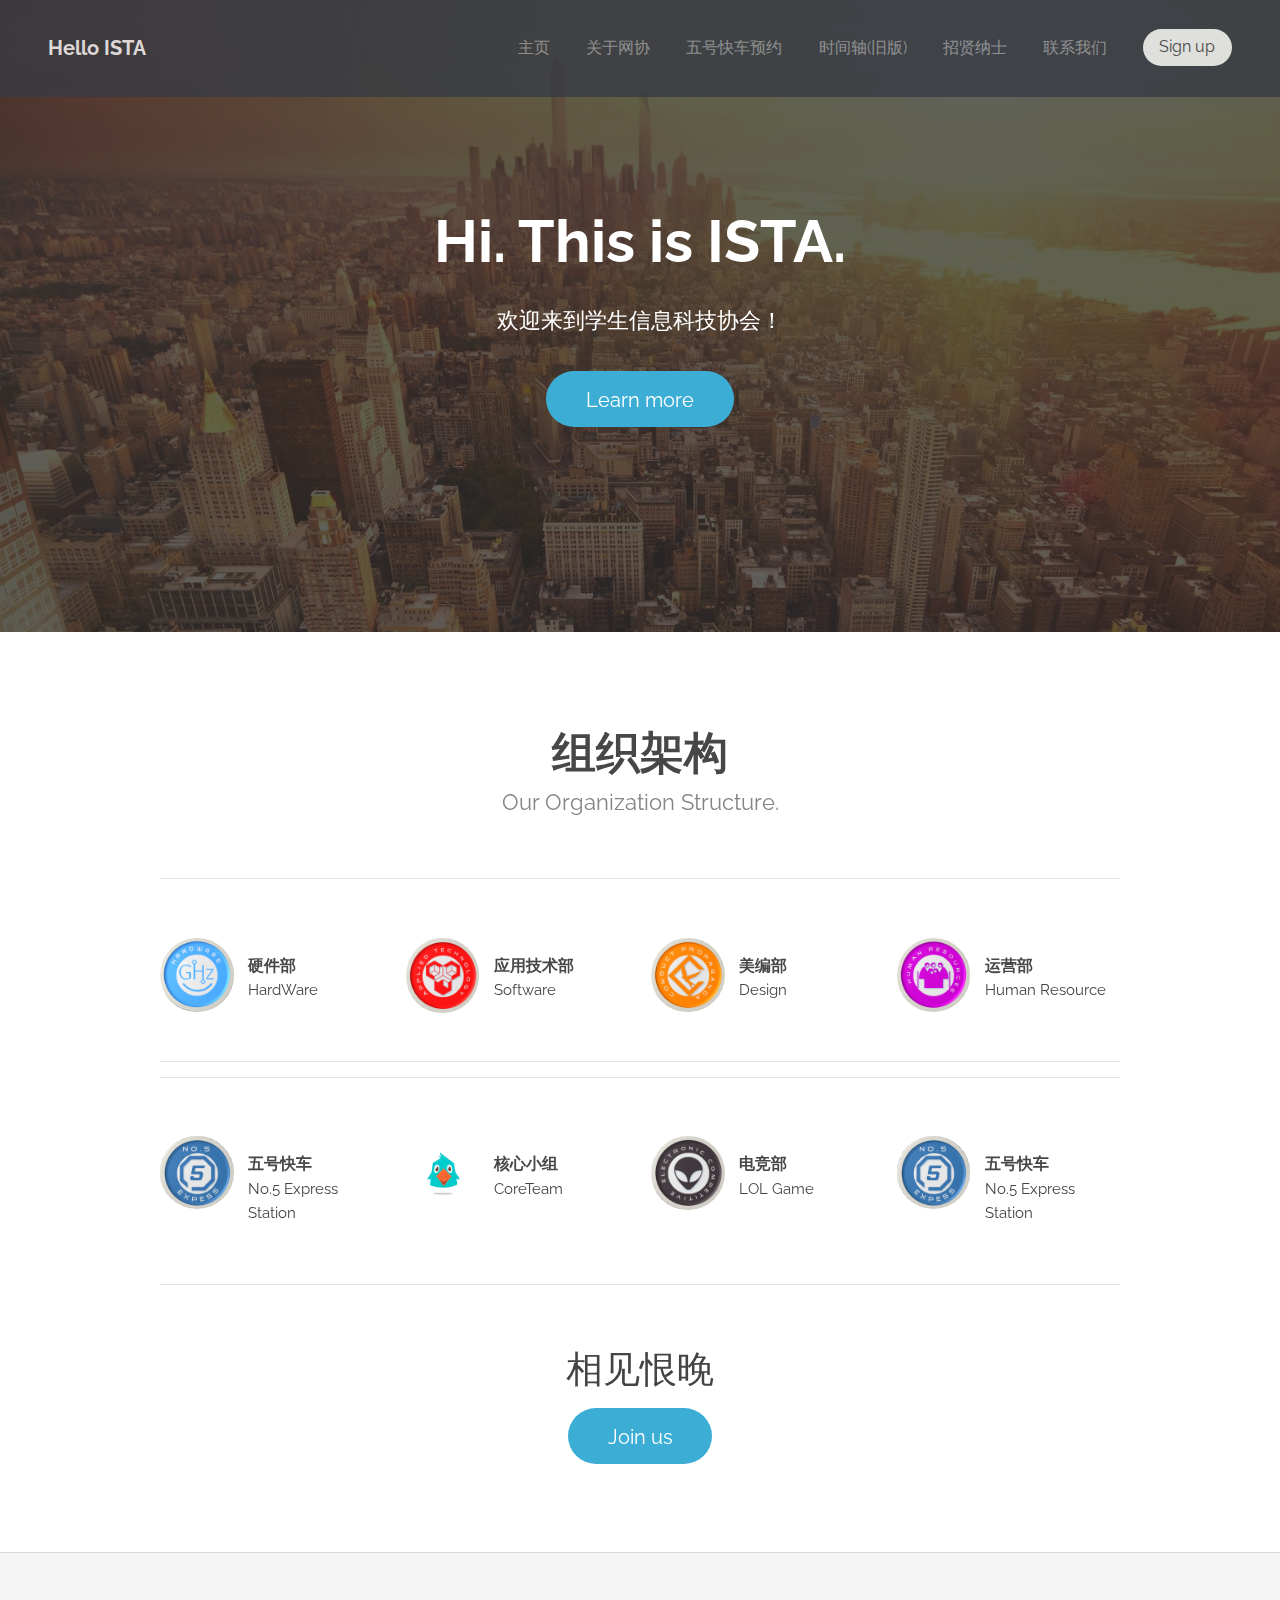
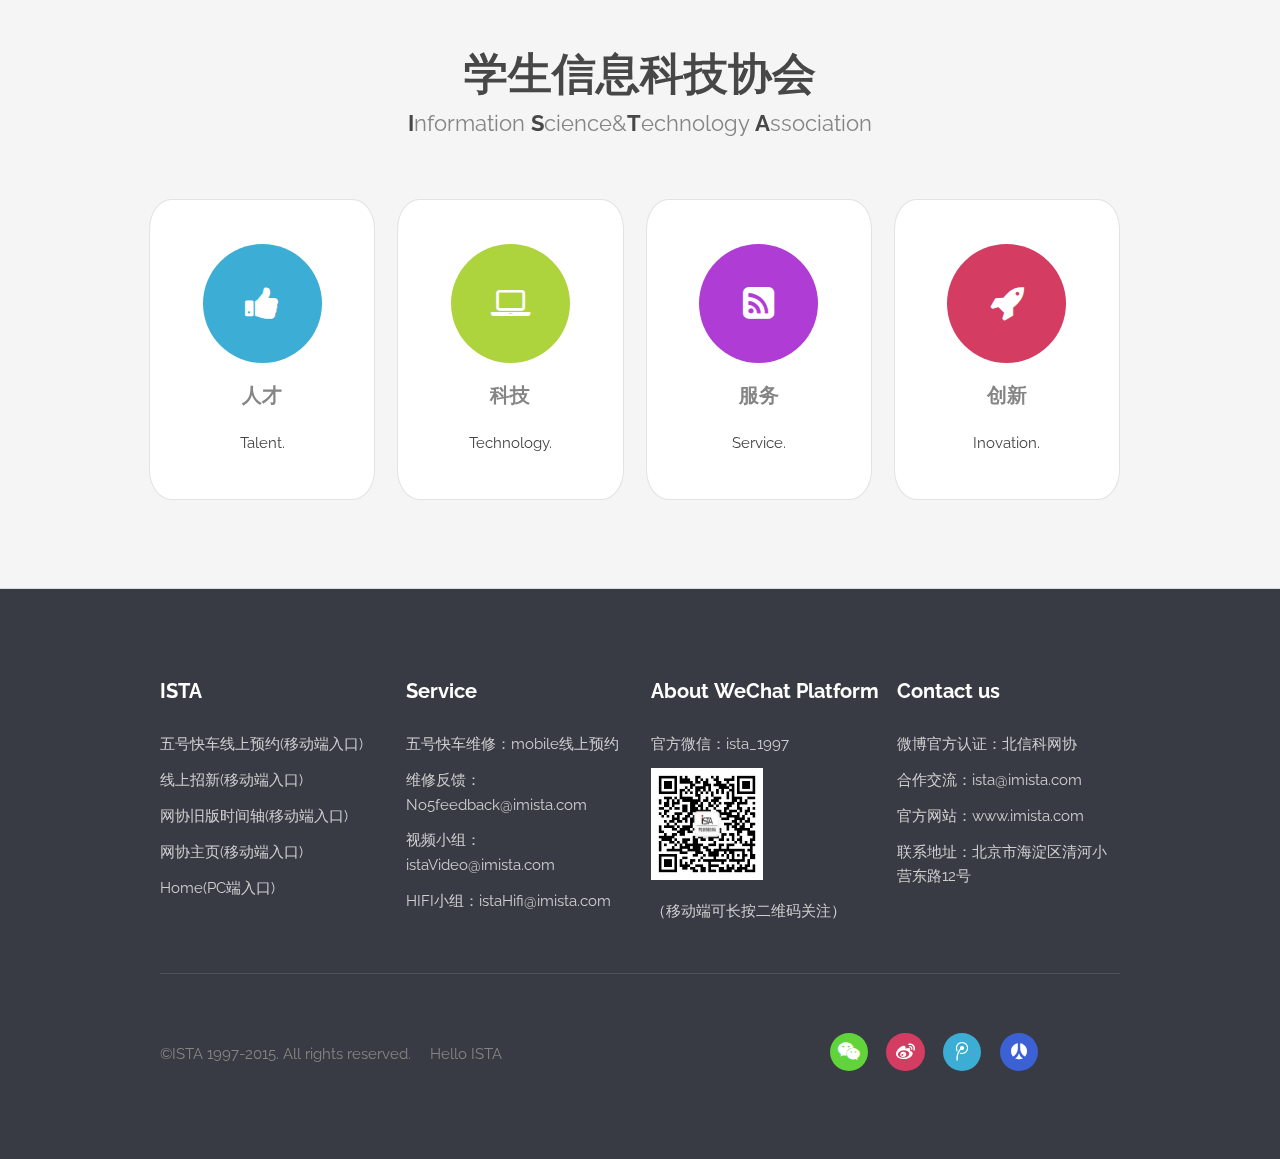
<file: index.html>
<!DOCTYPE html>
<!--
	Transit by TEMPLATED
	templated.co @templatedco
	Released for free under the Creative Commons Attribution 3.0 license (templated.co/license)
-->
<html lang="en">
	<head>
		<meta charset="UTF-8">
		<title>学生信息科技协会主页</title>
		<meta http-equiv="content-type" content="text/html; charset=utf-8" />
		<meta name="description" content="ISTA始于1997" />
		<meta name="keywords" content="学生信息科技协会主页,北京信息科技大学学生信息科技协会,北信科学生信息科技协会,北信科网协,网协，ista网协" />
		<link rel="shortcut icon" href="images/ista_icon.ico">
		<!--[if lte IE 8]><script src="js/html5shiv.js"></script><![endif]-->
		<script src="js/jquery.min.js"></script>
		<script src="js/skel.min.js"></script>
		<script src="js/skel-layers.min.js"></script>
		<script src="js/init.js"></script>
		

		

		<link rel="stylesheet" type="text/css" href="css/index.css">
		<!--引用百度地图API-->
<link rel="stylesheet" href="css/bmap.css" />

<script type="text/javascript" src="http://api.map.baidu.com/api?key=&v=1.1&services=true"></script>

		<noscript>
			<link rel="stylesheet" href="css/skel.css" />
			<link rel="stylesheet" href="css/style.css" />
			<link rel="stylesheet" href="css/style-xlarge.css" />
		</noscript>
	</head>
	<body class="landing">

		<!-- Header -->
			<header id="header">
				<h1><a href="index.html">Hello ISTA</a></h1>
				<nav id="nav">
					<ul>
						<li><a href="index.html">主页</a></li>
						<li><a href="info.html">关于网协</a></li>
						<li><a href="http://www.ista1997.com/no5express/html/" target="_blank">五号快车预约</a></li>
						<li><a href="http://www.ista1997.com/history/html/" target="_blank">时间轴(旧版)</a></li>
						<li><a href="http://www.ista1997.com/zhaoxin/" target="_blank">招贤纳士</a></li>			
						<li><a href="Mailto:ista@imista.com">联系我们</a></li>

						<li><a href="#" class="button special">Sign&nbsp;up</a></li>
						<!-- <li><a href="#" class="button special">Sign Up</a></li> -->
					</ul>
				</nav>
			</header>

		<!-- Banner -->
			<section id="banner">
				<h2>Hi. This is ISTA.</h2>
				<p>欢迎来到学生信息科技协会！</p>
				<ul class="actions">
					<li>
						<a class="button big" id="enter">Learn more</a>
					</li>
				</ul>
			</section>










		<!-- Two -->
			<section id="one" class="wrapper style2 special">
				<div class="container">
					<header class="major">
						<h2>组织架构</h2>
						<p>Our Organization Structure.</p>
					</header>
					<section class="profiles firstrow">
						<div class="row">
							<section class="3u 6u(medium) 12u$(xsmall) profile">
								<img src="images/yingjian.png" alt="Hardware" />
								<h4>硬件部</h4>
								<p>HardWare</p>
							</section>
							<section class="3u 6u$(medium) 12u$(xsmall) profile">
								<img src="images/yingji.png" alt="Software" />
								<h4>应用技术部</h4>
								<p>Software</p>
							</section>
							<section class="3u 6u(medium) 12u$(xsmall) profile">
								<img src="images/meibian.png" alt="Design" />
								<h4>美编部</h4>
								<p>Design</p>
							</section>
							<section class="3u$ 6u$(medium) 12u$(xsmall) profile">
								<img src="images/renzi.png" alt="Human Resource" />
								<h4>运营部</h4>
								<p>Human Resource</p>
							</section>
						</div>
					</section>
					<section class="profiles midrow">
						<div class="row">
							<section class="3u$ 6u$(medium) 12u$(xsmall) profile">
								<img src="images/Num5.png" alt="No.5 Express Station" />
								<h4>五号快车</h4>
								<p>No.5 Express Station</p>
							</section>
							<section class="3u 6u$(medium) 12u$(xsmall) profile">
								<img src="images/hexin.gif" alt="Core Team" />
								<h4>核心小组</h4>
								<p>CoreTeam</p>
							</section>
							<section class="3u 6u(medium) 12u$(xsmall) profile">
								<img src="images/dianjing.png" alt="LOL" />
								<h4>电竞部</h4>
								<p>LOL Game</p>
							</section>
							<section class="3u$ 6u$(medium) 12u$(xsmall) profile">
								<img src="images/Num5.png" alt="No.5 Express Station" />
								<h4>五号快车</h4>
								<p>No.5 Express Station</p>
							</section>
						</div>
					</section>





<!-- 
					<section class="profiles lastrow">
						<div class="row">
							<section class="3u 6u(medium) 12u$(xsmall) profile">
								<img src="images/yingjian.png" alt="Hardware" />
								<h4>硬件部</h4>
								<p>HardWare</p>
							</section>
							<section class="3u 6u$(medium) 12u$(xsmall) profile">
								<img src="images/yingji.png" alt="Software" />
								<h4>应用技术部</h4>
								<p>Software</p>
							</section>
							<section class="3u 6u(medium) 12u$(xsmall) profile">
								<img src="images/meibian.png" alt="Design" />
								<h4>美编部</h4>
								<p>Design</p>
							</section>
							<section class="3u$ 6u$(medium) 12u$(xsmall) profile">
								<img src="images/num5.png" alt="Human Resource" />
								<h4>人资部</h4>
								<p>Human Resource</p>
							</section>
						</div>
					</section> -->

					<footer>
						<p id="joinus">相见恨晚</p>
						<ul class="actions">
							<li>
								<a href="http://www.ista1997.com/zhaoxin/" class="button big" id="">Join us</a>
							</li>
						</ul>
					</footer>
				</div>
			</section>
<!-- One -->
			<section id="two" class="wrapper style1 special">
				<div class="container">
					<header class="major">
						<h2>学生信息科技协会</h2>
						<p><strong>I</strong>nformation <strong>S</strong>cience&<strong>T</strong>echnology <strong>A</strong>ssociation</p>
					</header>
					<div class="row 150%">
						<div class="4u 12u$(medium)">
							<section class="box">
								<i class="icon big rounded color1 fa-thumbs-up"></i>
								<h3>人才</h3>
								<p>Talent.</p>
							</section>
						</div>
						<div class="4u 12u$(medium)">
							<section class="box">
								<i class="icon big rounded color9 fa-laptop"></i>
								<h3>科技</h3>
								<p>Technology.</p>
							</section>
						</div>
						<div class="4u$ 12u$(medium)">
							<section class="box">
								<i class="icon big rounded color4 fa-rss-square"></i>
								<h3>服务</h3>
								<p>Service.</p>
							</section>
						</div>
						<div class="4u$ 12u$(medium)">
							<section class="box">
								<i class="icon big rounded color6 fa-rocket"></i>
								<h3>创新</h3>
								<p>Inovation.</p>
							</section>
						</div>
					</div>
				</div>
			</section>


		<!-- Three -->
	<!-- 		<section id="three" class="wrapper style3 special">
				<div class="container">
					<header class="major">
						<h2>Consectetur adipisicing elit</h2>
						<p>Lorem ipsum dolor sit amet. Delectus consequatur, similique quia!</p>
					</header>
				</div>
				<div class="container 50%">
					<form action="#" method="post">
						<div class="row uniform">
							<div class="6u 12u$(small)">
								<input name="name" id="name" value="" placeholder="Name" type="text">
							</div>
							<div class="6u$ 12u$(small)">
								<input name="email" id="email" value="" placeholder="Email" type="email">
							</div>
							<div class="12u$">
								<textarea name="message" id="message" placeholder="Message" rows="6"></textarea>
							</div>
							<div class="12u$">
								<ul class="actions">
									<li><input value="Send Message" class="special big" type="submit"></li>
								</ul>
							</div>
						</div>
					</form>
				</div>
			</section> -->

		<!-- Footer -->
			<footer id="footer">
				<div class="container">
					<section class="links">
						<div class="row">

							
							<section class="3u 6u$(medium) 12u$(small)">
								<h3>ISTA</h3>
									
							
								<ul class="unstyled">
									<li><a href="http://www.ista1997.com/no5express/html/" target="_blank">五号快车线上预约</a>(移动端入口)</li>
									<li><a href="http://www.ista1997.com/zhaoxin/" target="_blank">线上招新</a>(移动端入口)</li>
									<li><a href="http://www.ista1997.com/history/html/" target="_blank">网协旧版时间轴</a>(移动端入口)</li>
									<li><a href="http://www.imista.com">网协主页</a>(移动端入口)</li>
									<li><a href="http://www.imista.com">Home</a>(PC端入口)</li>
								</ul>
							</section>
							<section class="3u 6u(medium) 12u$(small)">
								<h3>Service</h3>
							
							
								<ul class="unstyled">
									<li>五号快车维修：<a href="http://www.ista1997.com/no5express/html/" target="_blank">mobile线上预约</a></li>
									<li>维修反馈：<a href="Mailto:No5Feedback@imista.com">No5feedback@imista.com</a></li>
									<li>视频小组：<a href="Mailto:istaVideo@imista.com">istaVideo@imista.com</a></li>
									<li>HIFI小组：<a href="Mailto:istaHifi@imista.com">istaHifi@imista.com</a></li>
									<!-- <li><a href="#">ista1997</a></li> -->
								</ul>
							</section>
							
							<section class="3u 6u(medium) 12u$(small)">
								<h3>About&nbsp;WeChat&nbsp;Platform</h3>
									

								<ul class="unstyled">
									<li>官方微信：ista_1997<a href="#"></a></li>

									<li><img src="images/2dcode.jpg" id="wechat2dcode"></li>
									<li>（移动端可长按二维码关注）<a href="#"></a></li> 
									<!-- <li><a href="#">ista1997</a></li>
									<li><a href="#">ista1997</a></li> -->
								</ul>
							</section>

							<section class="3u$ 6u$(medium) 12u$(small)">
								<h3>Contact&nbsp;us</h3>

						<!-- 百度地图 -->
						 <!-- <div style="width:200px;height:200px;border:#ccc solid 1px;" id="dituContent"></div> -->
								<ul class="unstyled">
									<li>微博官方认证：<a href="http://www.weibo.com/ista1997" target="_blank">北信科网协</a></li>
									<li>合作交流：<a href="Mailto:ista@imista.com">ista@imista.com</a></li>
									<!-- <li>官方微信：ista_1997<a href="#"></a></li> -->
									
									<li>官方网站：<a href="http://www.imista.com">www.imista.com</a></li>
									<li>联系地址：北京市海淀区清河小营东路12号<a href="#"></a></li>
								</ul>
							</section>

						</div>
					</section>
					<div class="row">
						<div class="8u 12u$(medium)">
							<ul class="copyright">
								<li>&copy;ISTA 1997-2015. All rights reserved.</li>
								<li> <a href="http://imista.com">Hello ISTA</a></li>
							</ul>
						</div>
						<div class="4u$ 12u$(medium)">
							<ul class="icons">
								<li>
									<a class="icon rounded color10 fa-wechat"><span class="label">微信平台</span></a>
								</li>
								<li>
									<a class="icon rounded color6 fa-weibo" href="http://www.weibo.com/ista1997" target="_blank"><span class="label">新浪微博</span></a>
								</li>
								<li>
									<a class="icon rounded color1 fa-tencent-weibo"><span class="label">腾讯微博</span></a>
								</li>
								<li>
									<a class="icon rounded color2 fa-renren" href="http://page.renren.com/601417221" target="_blank"><span class="label">人人网</span></a>
								</li>
							
							</ul>
							
						</div>
					</div>
				</div>
			</footer>

	</body>
<script src="js/jq-animation.js"></script>

<script src="js/bmap.js"></script>  

</html>
</file>
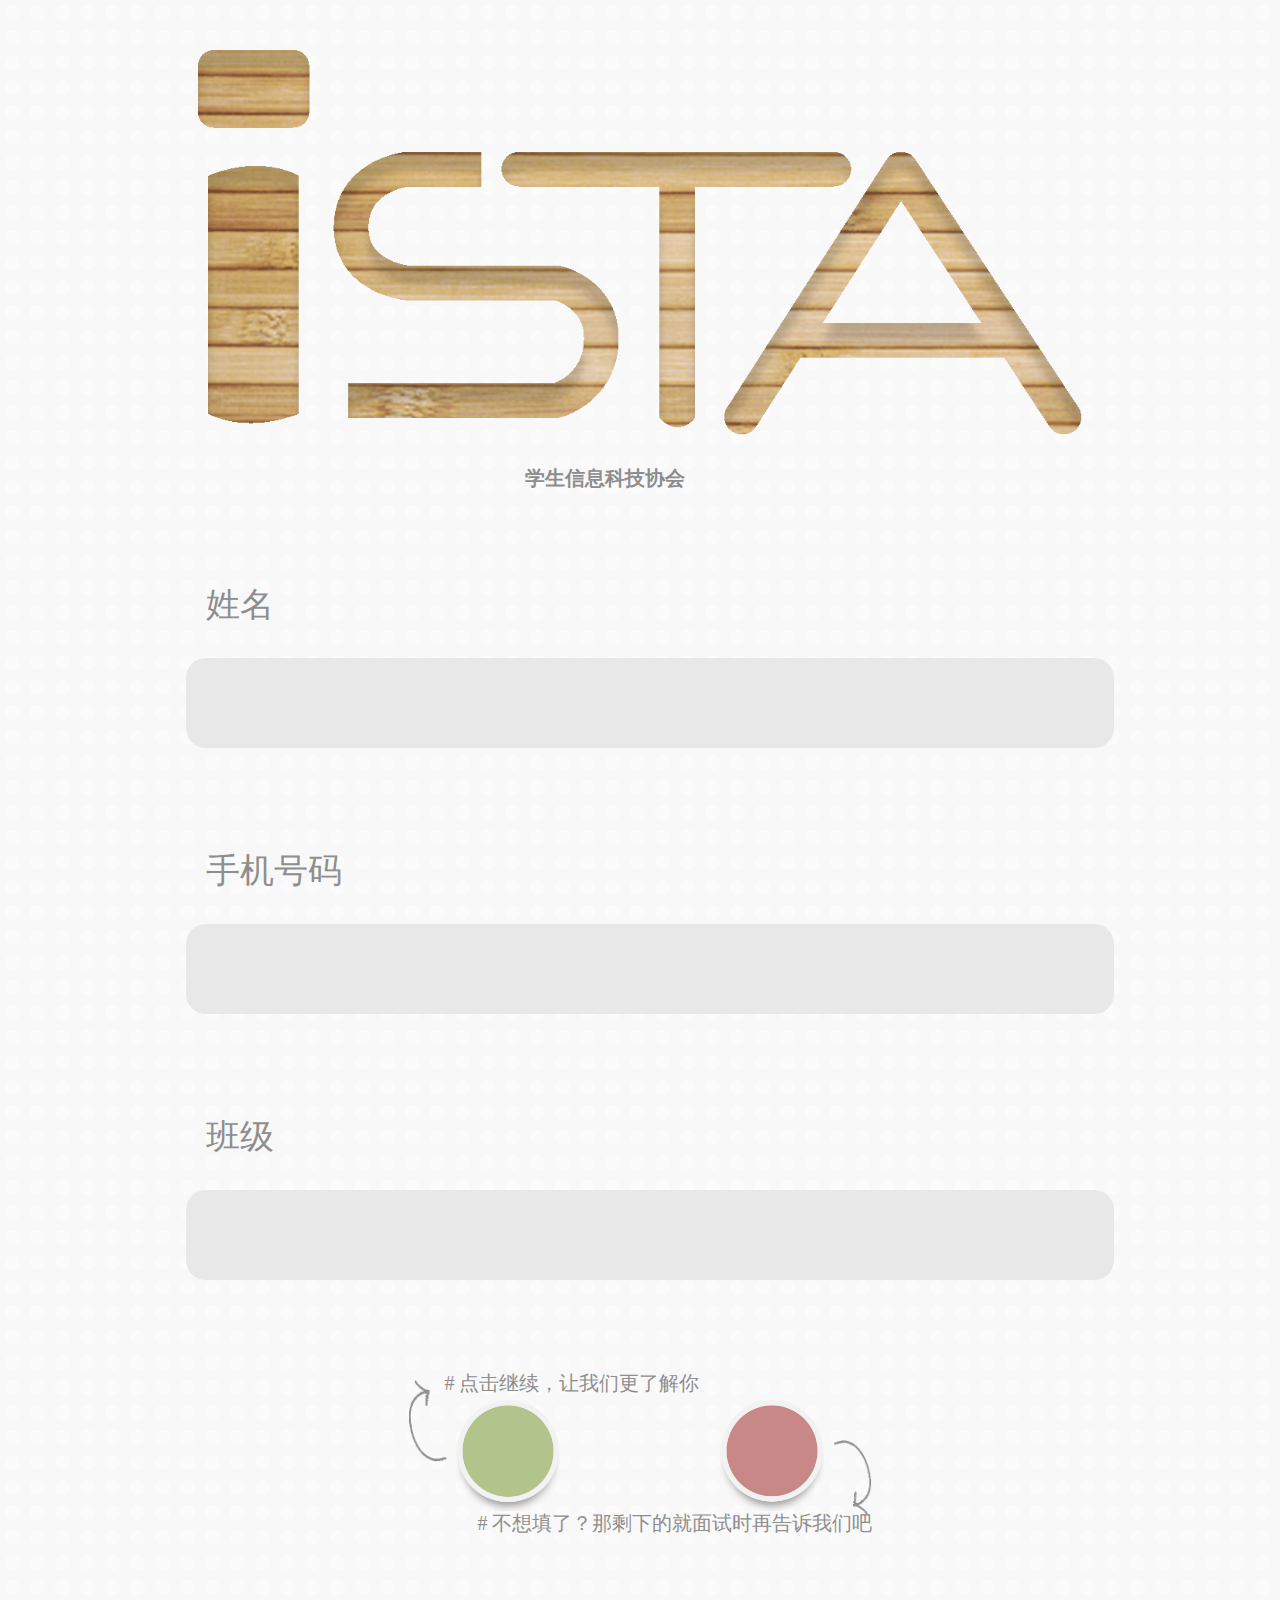
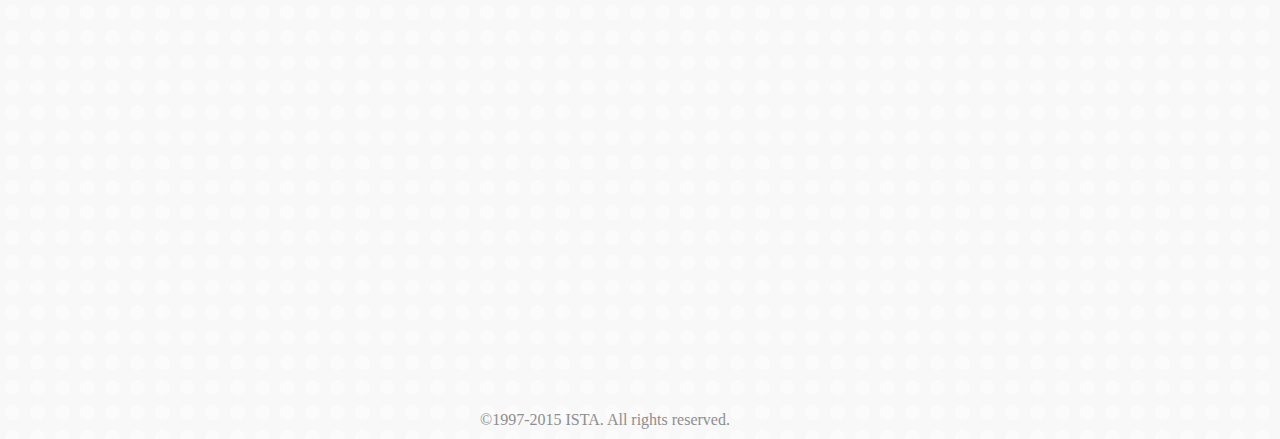
<file: Online recruitment/2015招新代码（归档）/前端/index.html>
<!DOCTYPE HTML PUBLIC "-//W3C//DTD HTML 4.01 Transitional//EN" "http://www.w3.org/TR/html4/loose.dtd">
<html lang="en">
	<head>
		<meta http-equiv="Content-Type" content="text/html;charset=UTF-8">
		<link rel="stylesheet" href="css/zhaoxin.css">
		<title>ISTA招新</title>
	</head>
	<body id="zhaoxin">
		<h1><img src="img/ista_logo.png" alt=""></h1>
		<h3>学生信息科技协会</h3>
		<form action="insert.php" method="post" onsubmit="return validate_form()">
			<fieldset id="mustItem">
				<label for="name">姓名</label>
				<input type="text" name="name" id="name" onblur="validate_ele('name')">
				<label for="cellPhone">手机号码</label>
				<input type="text" name="cellPhone" id="cellPhone" onblur="validate_ele('cellphone')">
				<label for="class">班级</label>
				<input type="text" name="class" id="class" onblur="validate_ele('class')">
				<div class="buttonWrapper">
					<button id="btn_moreDetail"><img src="img/btn_1.png" alt=""></button>
					<button id="btn_submit" type="submit"><img src="img/btn_2.png" alt=""></button>
					<img src="img/leftArrow.png" alt="" id="leftArrow">
					<span id="text_moreDetail"># 点击继续，让我们更了解你</span>
					<img src="img/rightArrow.png" alt="" id="rightArrow">
					<span id="text_submit"># 不想填了？那剩下的就面试时再告诉我们吧</span>
				</div>
				<input type="hidden" name="originator" values="<?php $code ?>">
			</fieldset>
			<fieldset id="optionalItem">
				<label for="email">Email</label>
				<input type="text" name="email" id="email">
				<label for="studentId">学号</label>
				<input type="text" name="studentId" id="studentId">
				<label for="Apt" id="Apt">希望加入的部门<span>(美编、硬件、应技、电竞、人资,可多选,用逗号分开)</span></label>
				<input type="text" name="Apt" id="Apt">
				<label for="tellUs" id="tellUs">你想对我们说的话?<span>(特长、你想得到什么、自我介绍等)</span></label>
				<textarea name="tellUs" id="tellUs" cols="10" rows="8"></textarea>
				<div class="btn_submitWrapper">
					<button id="btn_submitAll" type="submit"><img src="img/btn_submitAll.png" alt="" ></button>
					<img src="img/sumbitAllArrow.png" alt="" class="rightArrow" id="submitAllArrow">
					<span id="text_submitAll"># 我要提交</span>
				</div>
			</fieldset>
		</form>
		<div class="footer"><span>©1997-2015 ISTA. All rights reserved. </span></div>
		<img src="img/bg_opt_1.png" alt="" id="opt_bg">
		<script type="text/javascript" defer="defer" src="js/jquery2_x.js"></script>
		<script type="text/javascript" defer="defer" src="js/zhaoxin.js"></script>
	</body>
</html>
</file>
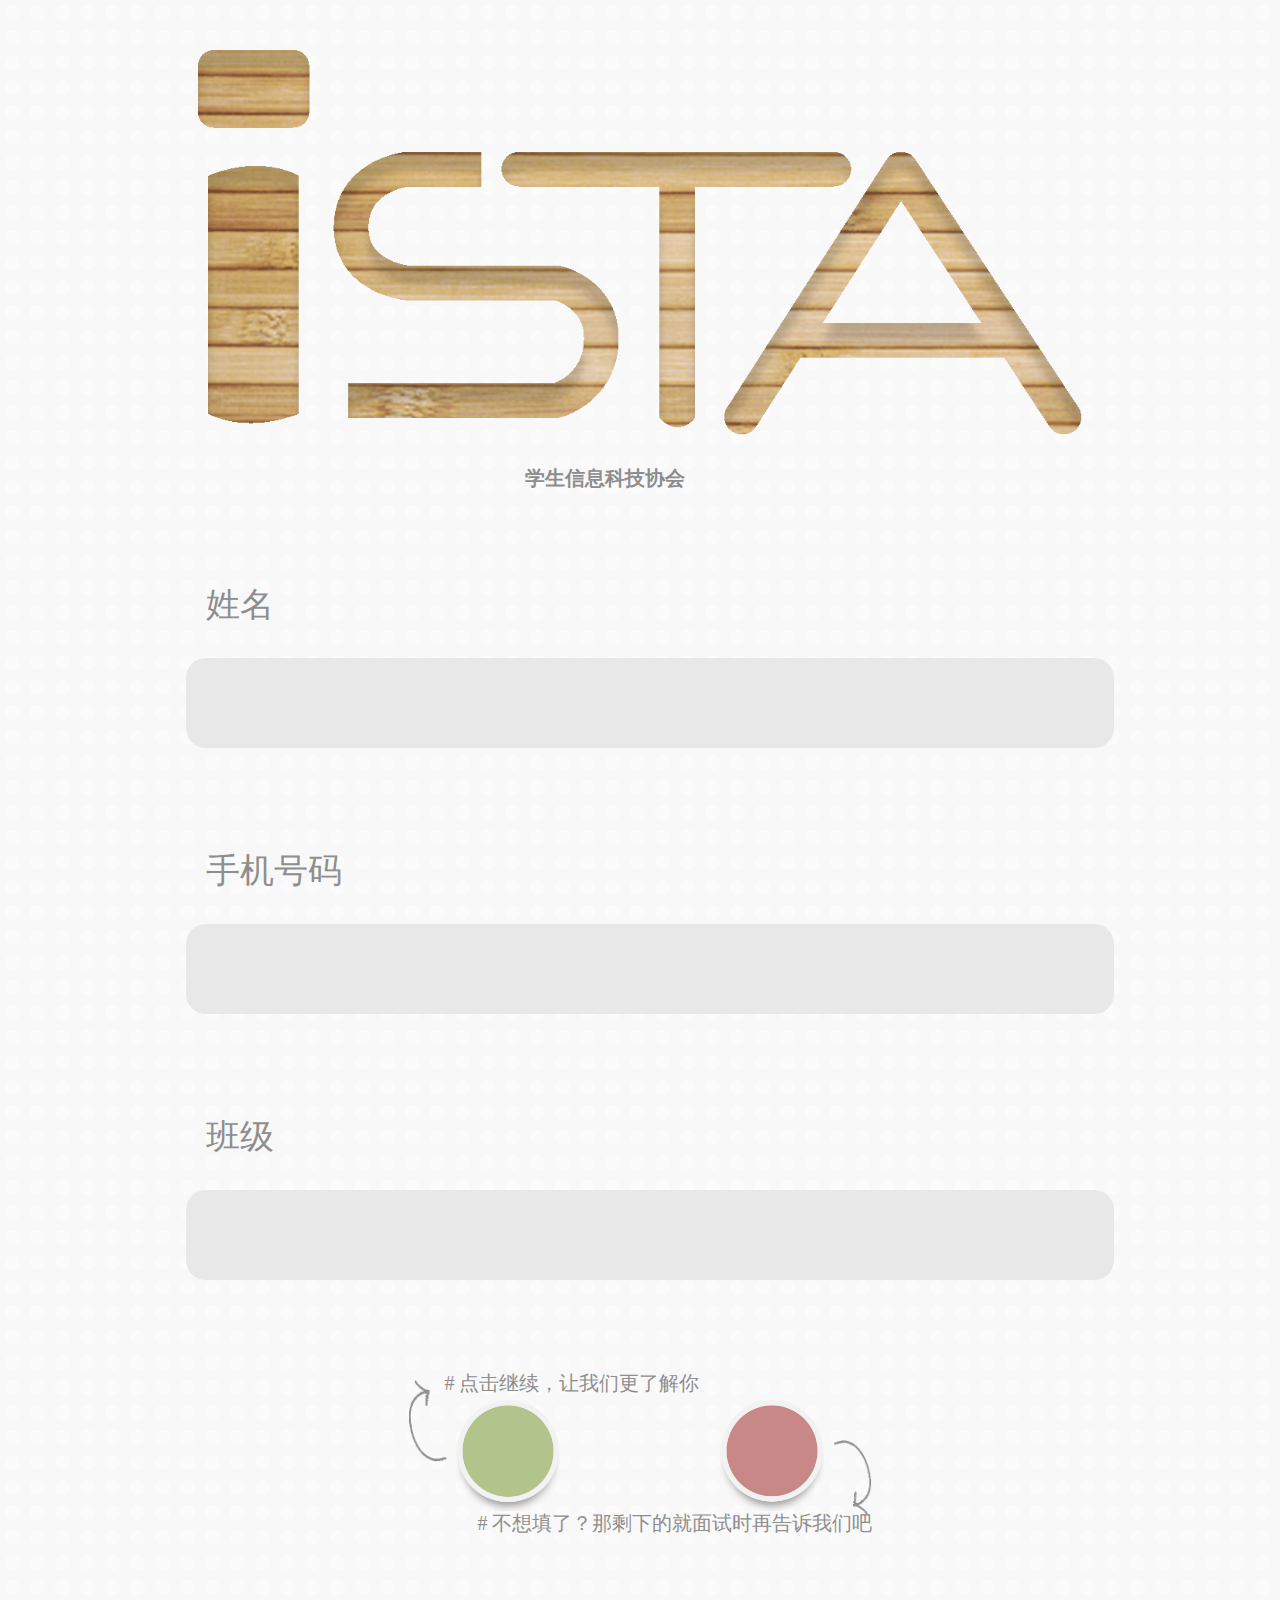
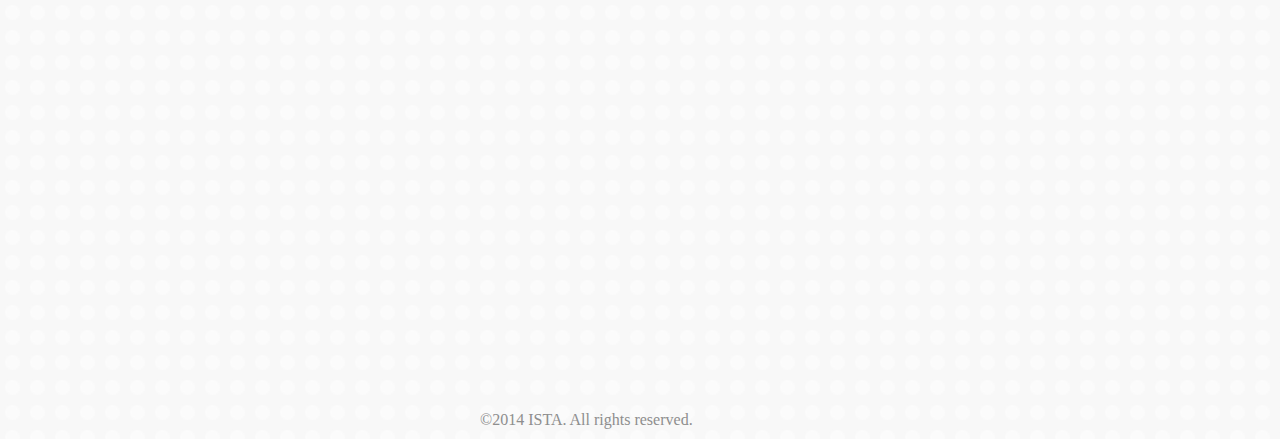
<file: Online recruitment/Code/frontends/index.html>
<!DOCTYPE HTML PUBLIC "-//W3C//DTD HTML 4.01 Transitional//EN" "http://www.w3.org/TR/html4/loose.dtd">
<html lang="en">
	<head>
		<meta http-equiv="Content-Type" content="text/html;charset=UTF-8">
		<link rel="stylesheet" href="css/zhaoxin.css">
		<title>ISTA招新</title>
	</head>
	<body id="zhaoxin">
		<h1><img src="img/ista_logo.png" alt=""></h1>
		<h3>学生信息科技协会</h3>
		<form action="insert.php" method="post" onsubmit="return validate_form()">
			<fieldset id="mustItem">
				<label for="name">姓名</label>
				<input type="text" name="name" id="name" onblur="validate_ele('name')">
				<label for="cellPhone">手机号码</label>
				<input type="text" name="cellPhone" id="cellPhone" onblur="validate_ele('cellphone')">
				<label for="class">班级</label>
				<input type="text" name="class" id="class" onblur="validate_ele('class')">
				<div class="buttonWrapper">
					<button id="btn_moreDetail"><img src="img/btn_1.png" alt=""></button>
					<button id="btn_submit" type="submit"><img src="img/btn_2.png" alt=""></button>
					<img src="img/leftArrow.png" alt="" id="leftArrow">
					<span id="text_moreDetail"># 点击继续，让我们更了解你</span>
					<img src="img/rightArrow.png" alt="" id="rightArrow">
					<span id="text_submit"># 不想填了？那剩下的就面试时再告诉我们吧</span>
				</div>
				<input type="hidden" name="originator" values="<?php $code ?>">
			</fieldset>
			<fieldset id="optionalItem">
				<label for="email">Email</label>
				<input type="text" name="email" id="email">
				<label for="studentId">学号</label>
				<input type="text" name="studentId" id="studentId">
				<label for="Apt" id="Apt">希望加入的部门<span>(美编、硬件、应技、摄影、电竞、人资,可多选,用逗号分开)</span></label>
				<input type="text" name="Apt" id="Apt">
				<label for="tellUs" id="tellUs">你想对我们说的话?<span>(特长、你想得到什么、自我介绍等)</span></label>
				<textarea name="tellUs" id="tellUs" cols="10" rows="8"></textarea>
				<div class="btn_submitWrapper">
					<button id="btn_submitAll" type="submit"><img src="img/btn_submitAll.png" alt="" ></button>
					<img src="img/sumbitAllArrow.png" alt="" class="rightArrow" id="submitAllArrow">
					<span id="text_submitAll"># 我要提交</span>
				</div>
			</fieldset>
		</form>
		<div class="footer"><span>©2014 ISTA. All rights reserved. </span></div>
		<img src="img/bg_opt_1.png" alt="" id="opt_bg">
		<script type="text/javascript" defer="defer" src="js/jquery2_x.js"></script>
		<script type="text/javascript" defer="defer" src="js/zhaoxin.js"></script>
	</body>
</html>
</file>
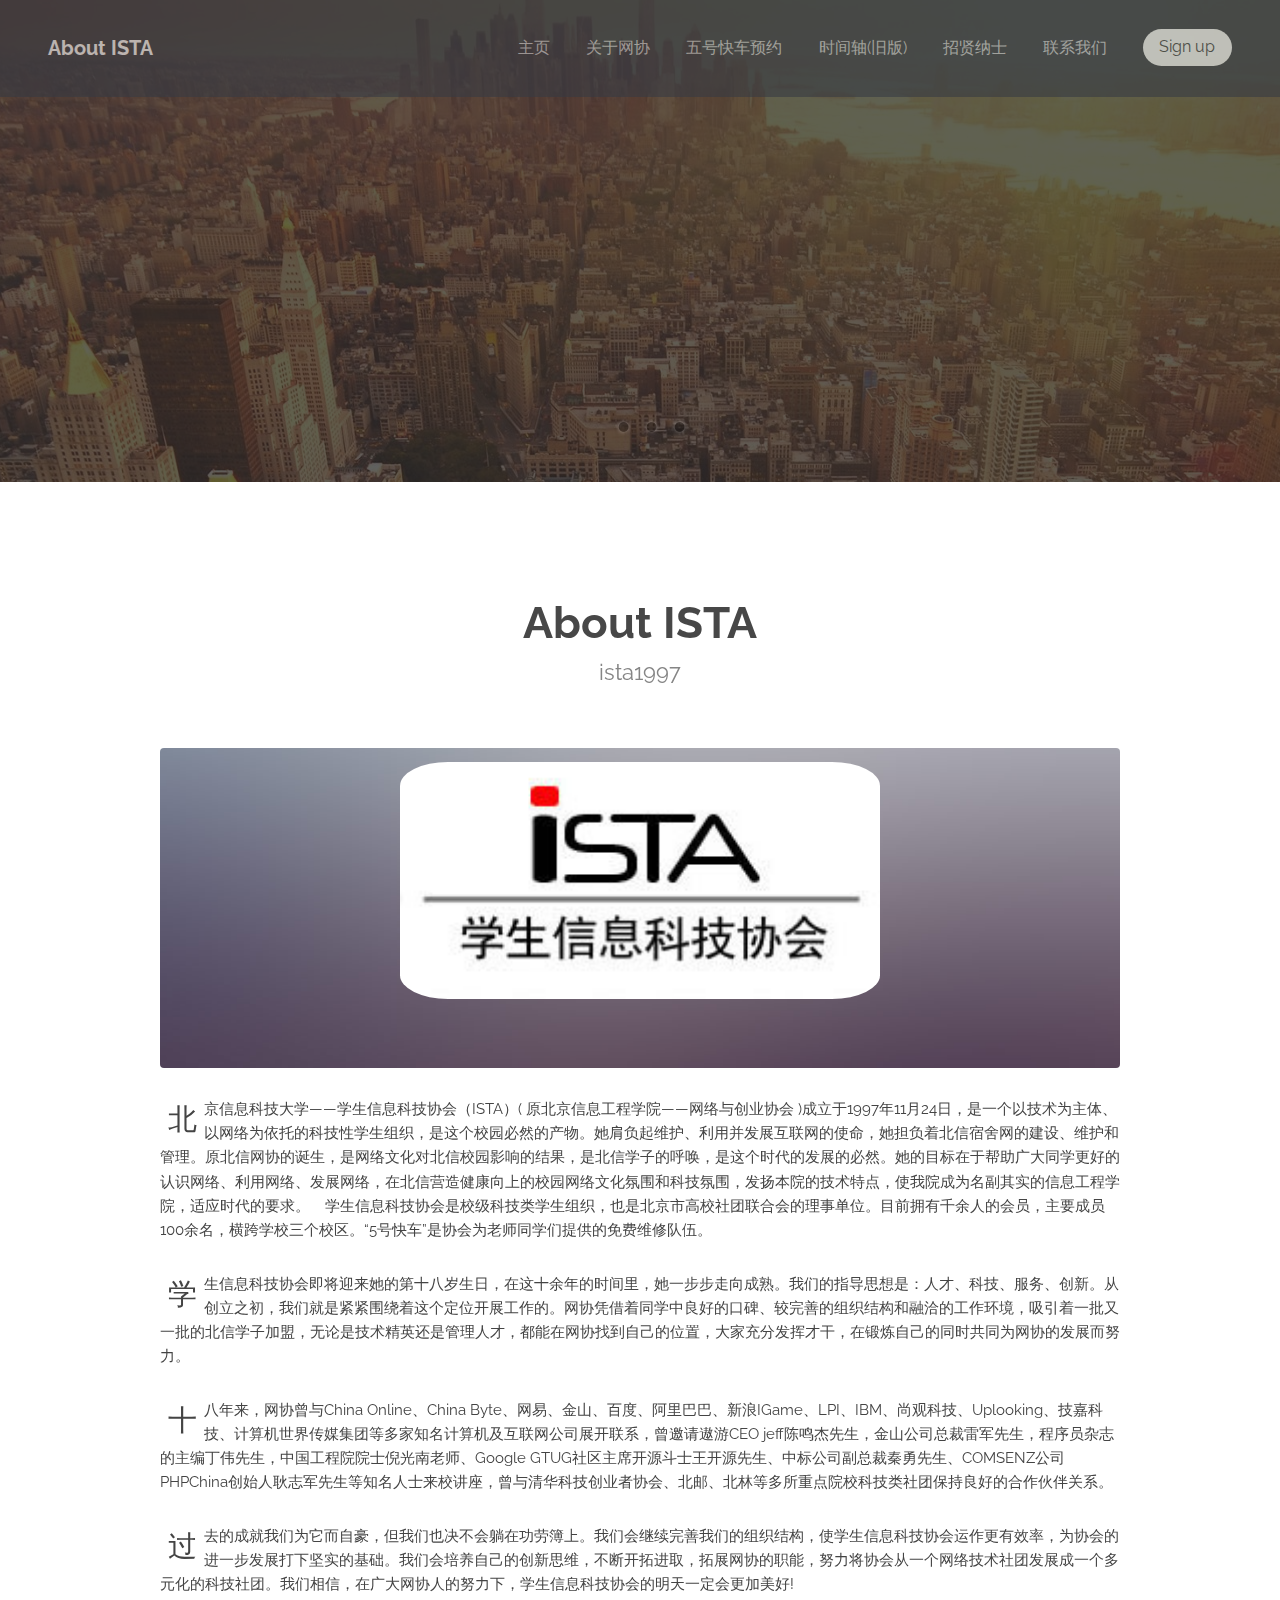
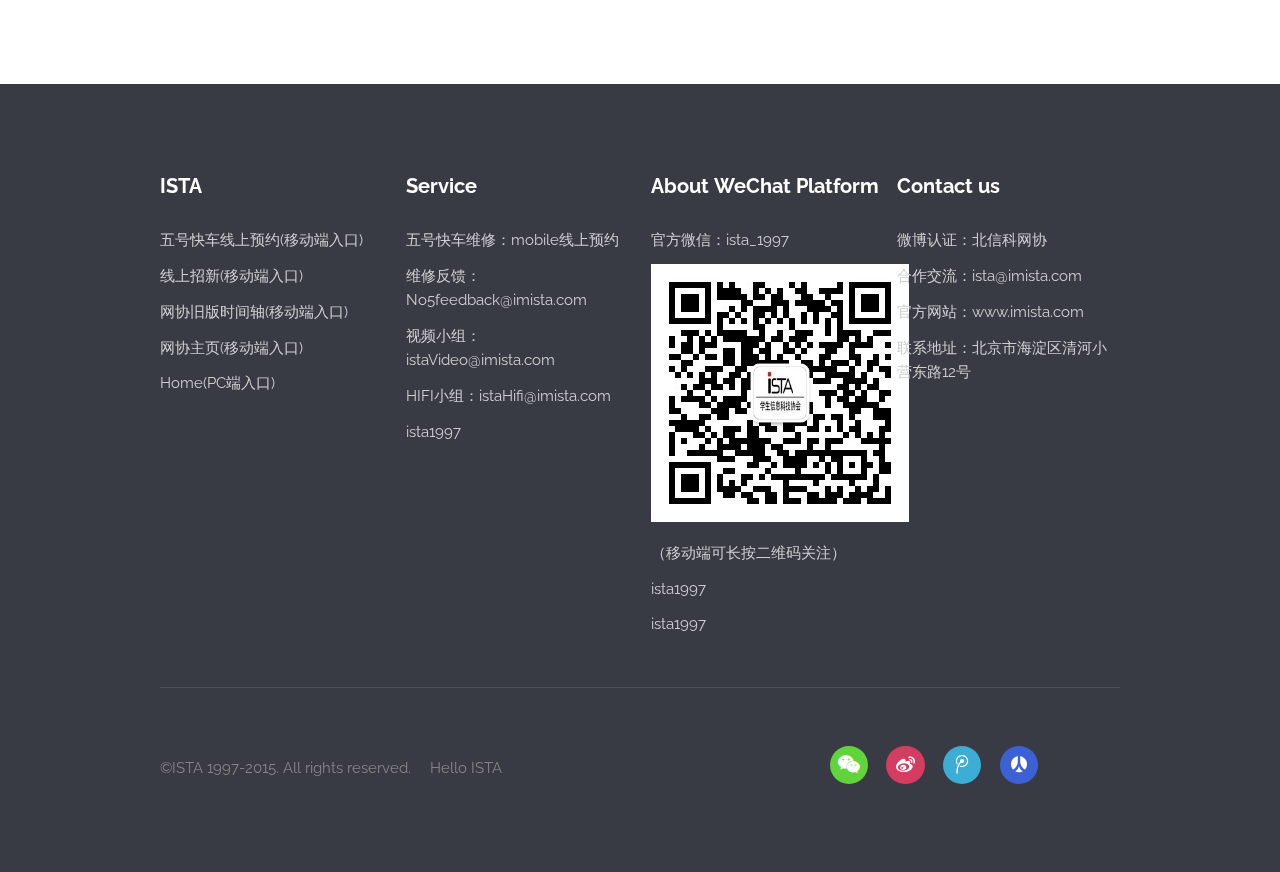
<file: info.html>
<!DOCTYPE html>
<html lang="en">
	<head>
		<meta charset="UTF-8">
		<title>关于网协</title>
		<meta http-equiv="content-type" content="text/html; charset=utf-8" />
		<meta name="description" content="关于网协" />
		<meta name="keywords" content="关于网协,北京信息科技大学学生信息科技协会,北信科学生信息科技协会,北信科网协,网协,ista网协" />
		<!--[if lte IE 8]><script src="js/html5shiv.js"></script><![endif]-->
		<script src="js/jquery.min.js"></script>
		<script src="js/skel.min.js"></script>
		<script src="js/skel-layers.min.js"></script>
		<script src="js/init.js"></script>

		<link rel="stylesheet" href="css/index_lunbo.css">

		<!--引用百度地图API-->
		<link rel="stylesheet" href="css/bmap.css" />

		<link rel="stylesheet" href="css/info.css">


		<noscript>
			<link rel="stylesheet" href="css/skel.css" />
			<link rel="stylesheet" href="css/style.css" />
			<link rel="stylesheet" href="css/style-xlarge.css" />
		</noscript>
	</head>
	<body>
			<header id="header">
				<h1><a href="info.html">About ISTA</a></h1>
				<nav id="nav">
					<ul>
						<li><a href="index.html">主页</a></li>
						<li><a href="info.html">关于网协</a></li>
						<li><a href="http://www.ista1997.com/no5express/html/" target="_blank">五号快车预约</a></li>
						<li><a href="http://www.ista1997.com/history/html/" target="_blank">时间轴(旧版)</a></li>
						<li><a href="http://www.ista1997.com/zhaoxin/" target="_blank">招贤纳士</a></li>			
						<li><a href="Mailto:ista@imista.com">联系我们</a></li>

						<li><a href="#" class="button special">Sign&nbsp;up</a></li>
						
					</ul>
				</nav>
			</header>

					
<section id="head">
	<!-- 轮播广告 -->
		<div id="banner_tabs" class="flexslider">
			<ul class="slides">
				<li>
					<a title="" target="_blank" href="#">
						<img alt="" src="images/dark_tint.png" id='lunbo1' class='lunbo'>
						
					</a>
				</li>
				<li>
					<a title="" href="#">
						<img alt="" src="images/dark_tint.png" id='lunbo2' class="lunbo">
					</a>
				</li>
				<li>
					<a title="" href="#">
						<img alt="" src="images/alpha.png" id='lunbo3' class="lunbo">
					</a>
				</li>
			</ul>
			<ul class="flex-direction-nav">
				<li><a class="flex-prev" href="javascript:;">Previous</a></li>
				<li><a class="flex-next" href="javascript:;">Next</a></li>
			</ul>
			<ol id="bannerCtrl" class="flex-control-nav flex-control-paging">
				<li><a>1</a></li>
				<li><a>2</a></li>
				<li><a>2</a></li>
			</ol>
		</div>
</section>





		<!-- Main -->
			<section id="main" class="wrapper">
				<div class="container">

					<header class="major">
						<h2>About ISTA</h2>
						<p>ista1997</p>
					</header>
					<div style="position:relative">
						<a href="#" class="image fit"><img src="images/pic071.jpg" alt=""/></a>
						<img src="images/ista_logo.jpg " class="main_logo" alt="">
					</div>

					<p><span>北</span>京信息科技大学——学生信息科技协会（ISTA）( 原北京信息工程学院——网络与创业协会 )成立于1997年11月24日，是一个以技术为主体、以网络为依托的科技性学生组织，是这个校园必然的产物。她肩负起维护、利用并发展互联网的使命，她担负着北信宿舍网的建设、维护和管理。原北信网协的诞生，是网络文化对北信校园影响的结果，是北信学子的呼唤，是这个时代的发展的必然。她的目标在于帮助广大同学更好的认识网络、利用网络、发展网络，在北信营造健康向上的校园网络文化氛围和科技氛围，发扬本院的技术特点，使我院成为名副其实的信息工程学院，适应时代的要求。　学生信息科技协会是校级科技类学生组织，也是北京市高校社团联合会的理事单位。目前拥有千余人的会员，主要成员100余名，横跨学校三个校区。“5号快车”是协会为老师同学们提供的免费维修队伍。</p>
					<p><span>学</span>生信息科技协会即将迎来她的第十八岁生日，在这十余年的时间里，她一步步走向成熟。我们的指导思想是：人才、科技、服务、创新。从创立之初，我们就是紧紧围绕着这个定位开展工作的。网协凭借着同学中良好的口碑、较完善的组织结构和融洽的工作环境，吸引着一批又一批的北信学子加盟，无论是技术精英还是管理人才，都能在网协找到自己的位置，大家充分发挥才干，在锻炼自己的同时共同为网协的发展而努力。</p>
					<p><span>十</span>八年来，网协曾与China Online、China Byte、网易、金山、百度、阿里巴巴、新浪IGame、LPI、IBM、尚观科技、Uplooking、技嘉科技、计算机世界传媒集团等多家知名计算机及互联网公司展开联系，曾邀请遨游CEO jeff陈鸣杰先生，金山公司总裁雷军先生，程序员杂志的主编丁伟先生，中国工程院院士倪光南老师、Google GTUG社区主席开源斗士王开源先生、中标公司副总裁秦勇先生、COMSENZ公司PHPChina创始人耿志军先生等知名人士来校讲座，曾与清华科技创业者协会、北邮、北林等多所重点院校科技类社团保持良好的合作伙伴关系。</p>
					<p><span>过</span>去的成就我们为它而自豪，但我们也决不会躺在功劳簿上。我们会继续完善我们的组织结构，使学生信息科技协会运作更有效率，为协会的进一步发展打下坚实的基础。我们会培养自己的创新思维，不断开拓进取，拓展网协的职能，努力将协会从一个网络技术社团发展成一个多元化的科技社团。我们相信，在广大网协人的努力下，学生信息科技协会的明天一定会更加美好!</p>

				</div>
			</section>

		<!-- Footer -->
			<footer id="footer">
				<div class="container">
					<section class="links">
						<div class="row">

							
							<section class="3u 6u$(medium) 12u$(small)">
								<h3>ISTA</h3>
									
							
								<ul class="unstyled">
									<li><a href="http://www.ista1997.com/no5express/html/" target="_blank">五号快车线上预约</a>(移动端入口)</li>
									<li><a href="http://www.ista1997.com/zhaoxin/" target="_blank">线上招新</a>(移动端入口)</li>
									<li><a href="http://www.ista1997.com/history/html/" target="_blank">网协旧版时间轴</a>(移动端入口)</li>
									<li><a href="http://www.imista.com">网协主页</a>(移动端入口)</li>
									<li><a href="http://www.imista.com">Home</a>(PC端入口)</li>
								</ul>
							</section>
							<section class="3u 6u(medium) 12u$(small)">
								<h3>Service</h3>
							
							
								<ul class="unstyled">
									<li>五号快车维修：<a href="http://www.ista1997.com/no5express/html/" target="_blank">mobile线上预约</a></li>
									<li>维修反馈：<a href="Mailto:No5Feedback@imista.com">No5feedback@imista.com</a></li>
									<li>视频小组：<a href="Mailto:istaVideo@imista.com">istaVideo@imista.com</a></li>
									<li>HIFI小组：<a href="Mailto:istaHifi@imista.com">istaHifi@imista.com</a></li>
									<li><a href="#">ista1997</a></li>
								</ul>
							</section>
							
							<section class="3u 6u(medium) 12u$(small)">
								<h3>About&nbsp;WeChat&nbsp;Platform</h3>
									

								<ul class="unstyled">
									<li>官方微信：ista_1997<a href="#"></a></li>

									<li><img src="images/2dcode.jpg" id="wechat2dcode"></li>
									<li>（移动端可长按二维码关注）<a href="#"></a></li> 
									<li><a href="#">ista1997</a></li>
									<li><a href="#">ista1997</a></li> 
								</ul>
							</section>

							<section class="3u$ 6u$(medium) 12u$(small)">
								<h3>Contact&nbsp;us</h3>

						<!-- 百度地图-->
						 <!-- <div style="width:200px;height:200px;border:#ccc solid 1px;" id="dituContent"></div> -->
								<ul class="unstyled">
									<li>微博认证：<a href="http://www.weibo.com/ista1997" target="_blank">北信科网协</a></li>
									<li>合作交流：<a href="Mailto:ista@imista.com">ista@imista.com</a></li>
									<!-- <li>官方微信：ista_1997<a href="#"></a></li> -->
									
									<li>官方网站：<a href="http://www.imista.com">www.imista.com</a></li>
									<li>联系地址：北京市海淀区清河小营东路12号<a href="#"></a></li>
								</ul>
							</section>

						</div>
					</section>
					<div class="row">
						<div class="8u 12u$(medium)">
							<ul class="copyright">
								<li>&copy;ISTA 1997-2015. All rights reserved.</li>
								<li> <a href="http://imista.com">Hello ISTA</a></li>
							</ul>
						</div>
						<div class="4u$ 12u$(medium)">
							<ul class="icons">
								<li>
									<a class="icon rounded color10 fa-wechat"><span class="label">微信平台</span></a>
								</li>
								<li>
									<a class="icon rounded color6 fa-weibo" href="http://www.weibo.com/ista1997" target="_blank"><span class="label">新浪微博</span></a>
								</li>
								<li>
									<a class="icon rounded color1 fa-tencent-weibo"><span class="label">腾讯微博</span></a>
								</li>
								<li>
									<a class="icon rounded color2 fa-renren" href="http://page.renren.com/601417221" target="_blank"><span class="label">人人网</span></a>
								</li>
							
							</ul>
							
						</div>
					</div>
				</div>
			</footer>

	</body>
<script src="js/slider.js"></script>
<script src="js/index-lunbo.js"></script>

</html>
</file>
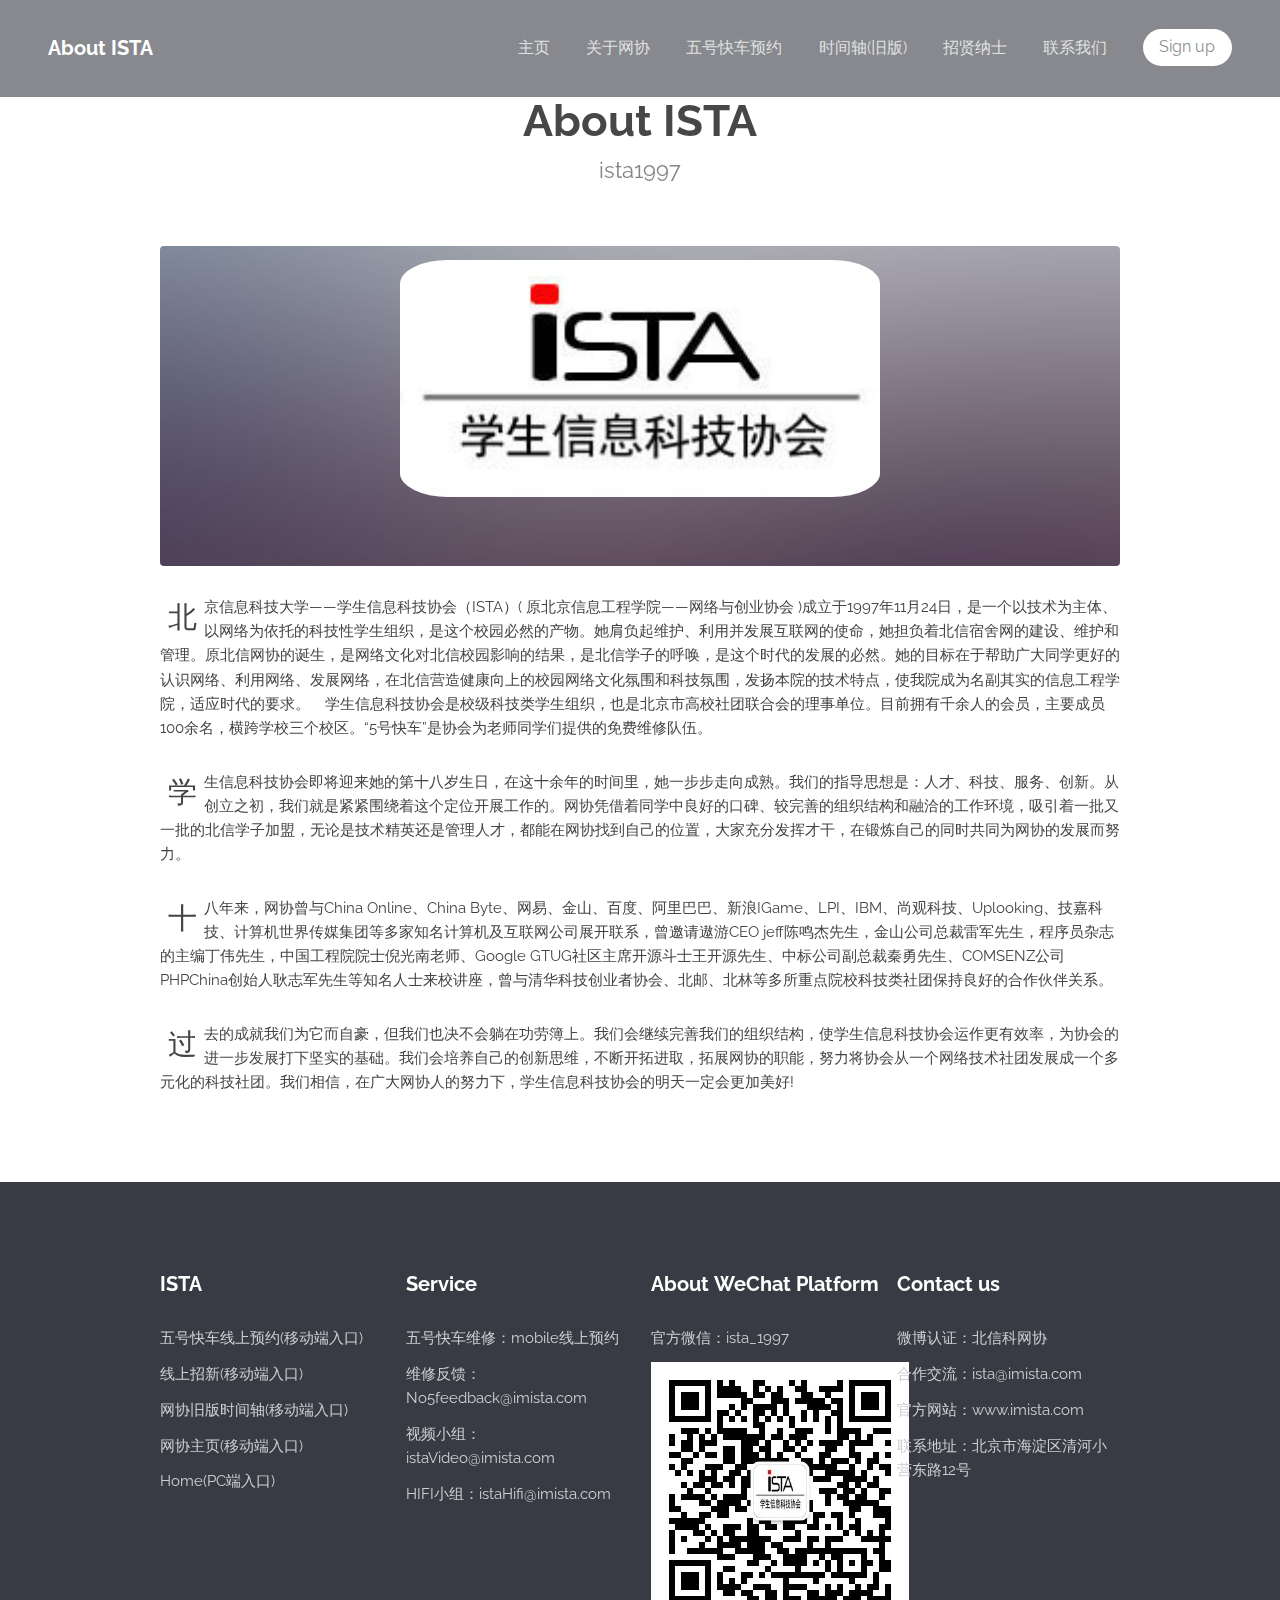
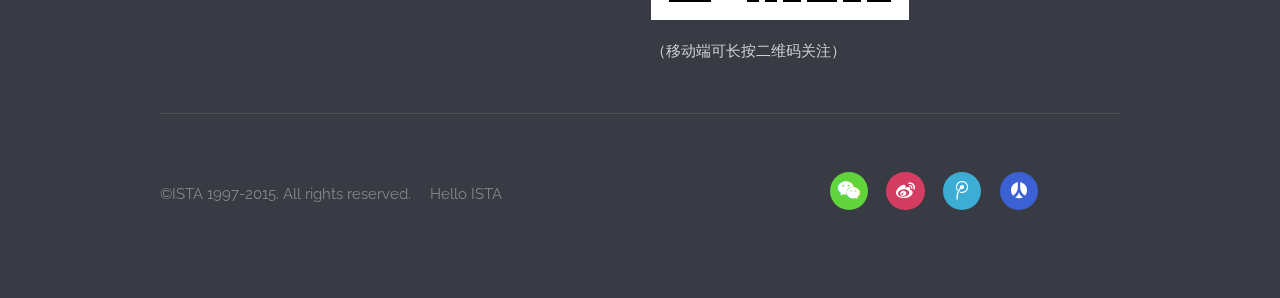
<file: info1.html>
<!DOCTYPE html>
<html lang="en">
	<head>
		<meta charset="UTF-8">
		<title>关于网协</title>
		<meta http-equiv="content-type" content="text/html; charset=utf-8" />
		<meta name="description" content="关于网协" />
		<meta name="keywords" content="关于网协,北京信息科技大学学生信息科技协会,北信科学生信息科技协会,北信科网协,网协,ista网协" />
		<!--[if lte IE 8]><script src="js/html5shiv.js"></script><![endif]-->
		<script src="js/jquery.min.js"></script>
		<script src="js/skel.min.js"></script>
		<script src="js/skel-layers.min.js"></script>
		<script src="js/init.js"></script>

		<!-- <link rel="stylesheet" type="text/css" href="css/style-extra.css"> -->
		<!--引用百度地图API-->
		<link rel="stylesheet" href="css/bmap.css" />

		<link rel="stylesheet" href="css/info.css">


		<noscript>
			<link rel="stylesheet" href="css/skel.css" />
			<link rel="stylesheet" href="css/style.css" />
			<link rel="stylesheet" href="css/style-xlarge.css" />
		</noscript>
	</head>
	<body>
			<header id="header">
				<h1><a href="info.html">About ISTA</a></h1>
				<nav id="nav">
					<ul>
						<li><a href="index.html">主页</a></li>
						<li><a href="info.html">关于网协</a></li>
						<li><a href="http://www.ista1997.com/no5express/html/" target="_blank">五号快车预约</a></li>
						<li><a href="http://www.ista1997.com/history/html/" target="_blank">时间轴(旧版)</a></li>
						<li><a href="http://www.ista1997.com/zhaoxin/" target="_blank">招贤纳士</a></li>			
						<li><a href="Mailto:ista@imista.com">联系我们</a></li>

						<li><a href="#" class="button special">Sign&nbsp;up</a></li>
						<!-- <li><a href="#" class="button special">Sign Up</a></li> -->
					</ul>
				</nav>
			</header>


		<!-- Main -->
			<section id="main" class="wrapper">
				<div class="container">

					<header class="major">
						<h2>About ISTA</h2>
						<p>ista1997</p>
					</header>
					<div style="position:relative">
						<a href="#" class="image fit"><img src="images/pic071.jpg" alt=""/></a>
						<img src="images/ista_logo.jpg " class="main_logo" alt="">
					</div>

					<p><span>北</span>京信息科技大学——学生信息科技协会（ISTA）( 原北京信息工程学院——网络与创业协会 )成立于1997年11月24日，是一个以技术为主体、以网络为依托的科技性学生组织，是这个校园必然的产物。她肩负起维护、利用并发展互联网的使命，她担负着北信宿舍网的建设、维护和管理。原北信网协的诞生，是网络文化对北信校园影响的结果，是北信学子的呼唤，是这个时代的发展的必然。她的目标在于帮助广大同学更好的认识网络、利用网络、发展网络，在北信营造健康向上的校园网络文化氛围和科技氛围，发扬本院的技术特点，使我院成为名副其实的信息工程学院，适应时代的要求。　学生信息科技协会是校级科技类学生组织，也是北京市高校社团联合会的理事单位。目前拥有千余人的会员，主要成员100余名，横跨学校三个校区。“5号快车”是协会为老师同学们提供的免费维修队伍。</p>
					<p><span>学</span>生信息科技协会即将迎来她的第十八岁生日，在这十余年的时间里，她一步步走向成熟。我们的指导思想是：人才、科技、服务、创新。从创立之初，我们就是紧紧围绕着这个定位开展工作的。网协凭借着同学中良好的口碑、较完善的组织结构和融洽的工作环境，吸引着一批又一批的北信学子加盟，无论是技术精英还是管理人才，都能在网协找到自己的位置，大家充分发挥才干，在锻炼自己的同时共同为网协的发展而努力。</p>
					<p><span>十</span>八年来，网协曾与China Online、China Byte、网易、金山、百度、阿里巴巴、新浪IGame、LPI、IBM、尚观科技、Uplooking、技嘉科技、计算机世界传媒集团等多家知名计算机及互联网公司展开联系，曾邀请遨游CEO jeff陈鸣杰先生，金山公司总裁雷军先生，程序员杂志的主编丁伟先生，中国工程院院士倪光南老师、Google GTUG社区主席开源斗士王开源先生、中标公司副总裁秦勇先生、COMSENZ公司PHPChina创始人耿志军先生等知名人士来校讲座，曾与清华科技创业者协会、北邮、北林等多所重点院校科技类社团保持良好的合作伙伴关系。</p>
					<p><span>过</span>去的成就我们为它而自豪，但我们也决不会躺在功劳簿上。我们会继续完善我们的组织结构，使学生信息科技协会运作更有效率，为协会的进一步发展打下坚实的基础。我们会培养自己的创新思维，不断开拓进取，拓展网协的职能，努力将协会从一个网络技术社团发展成一个多元化的科技社团。我们相信，在广大网协人的努力下，学生信息科技协会的明天一定会更加美好!</p>

				</div>
			</section>

		<!-- Footer -->
			<footer id="footer">
				<div class="container">
					<section class="links">
						<div class="row">

							
							<section class="3u 6u$(medium) 12u$(small)">
								<h3>ISTA</h3>
									
							
								<ul class="unstyled">
									<li><a href="http://www.ista1997.com/no5express/html/" target="_blank">五号快车线上预约</a>(移动端入口)</li>
									<li><a href="http://www.ista1997.com/zhaoxin/" target="_blank">线上招新</a>(移动端入口)</li>
									<li><a href="http://www.ista1997.com/history/html/" target="_blank">网协旧版时间轴</a>(移动端入口)</li>
									<li><a href="http://www.imista.com">网协主页</a>(移动端入口)</li>
									<li><a href="http://www.imista.com">Home</a>(PC端入口)</li>
								</ul>
							</section>
							<section class="3u 6u(medium) 12u$(small)">
								<h3>Service</h3>
							
							
								<ul class="unstyled">
									<li>五号快车维修：<a href="http://www.ista1997.com/no5express/html/" target="_blank">mobile线上预约</a></li>
									<li>维修反馈：<a href="Mailto:No5Feedback@imista.com">No5feedback@imista.com</a></li>
									<li>视频小组：<a href="Mailto:istaVideo@imista.com">istaVideo@imista.com</a></li>
									<li>HIFI小组：<a href="Mailto:istaHifi@imista.com">istaHifi@imista.com</a></li>
									<!-- <li><a href="#">ista1997</a></li> -->
								</ul>
							</section>
							
							<section class="3u 6u(medium) 12u$(small)">
								<h3>About&nbsp;WeChat&nbsp;Platform</h3>
									

								<ul class="unstyled">
									<li>官方微信：ista_1997<a href="#"></a></li>

									<li><img src="images/2dcode.jpg" id="wechat2dcode"></li>
									<li>（移动端可长按二维码关注）<a href="#"></a></li> 
									<!-- <li><a href="#">ista1997</a></li>
									<li><a href="#">ista1997</a></li> --> 
								</ul>
							</section>

							<section class="3u$ 6u$(medium) 12u$(small)">
								<h3>Contact&nbsp;us</h3>

						<!-- 百度地图 -->
						 <!-- <div style="width:200px;height:200px;border:#ccc solid 1px;" id="dituContent"></div> -->
								<ul class="unstyled">
									<li>微博认证：<a href="http://www.weibo.com/ista1997" target="_blank">北信科网协</a></li>
									<li>合作交流：<a href="Mailto:ista@imista.com">ista@imista.com</a></li>
									<!-- <li>官方微信：ista_1997<a href="#"></a></li> -->
									
									<li>官方网站：<a href="http://www.imista.com">www.imista.com</a></li>
									<li>联系地址：北京市海淀区清河小营东路12号<a href="#"></a></li>
								</ul>
							</section>

						</div>
					</section>
					<div class="row">
						<div class="8u 12u$(medium)">
							<ul class="copyright">
								<li>&copy;ISTA 1997-2015. All rights reserved.</li>
								<li> <a href="http://imista.com">Hello ISTA</a></li>
							</ul>
						</div>
						<div class="4u$ 12u$(medium)">
							<ul class="icons">
								<li>
									<a class="icon rounded color10 fa-wechat"><span class="label">微信平台</span></a>
								</li>
								<li>
									<a class="icon rounded color6 fa-weibo" href="http://www.weibo.com/ista1997" target="_blank"><span class="label">新浪微博</span></a>
								</li>
								<li>
									<a class="icon rounded color1 fa-tencent-weibo"><span class="label">腾讯微博</span></a>
								</li>
								<li>
									<a class="icon rounded color2 fa-renren" href="http://page.renren.com/601417221" target="_blank"><span class="label">人人网</span></a>
								</li>
							
							</ul>
							
						</div>
					</div>
				</div>
			</footer>

	</body>
</html>
</file>
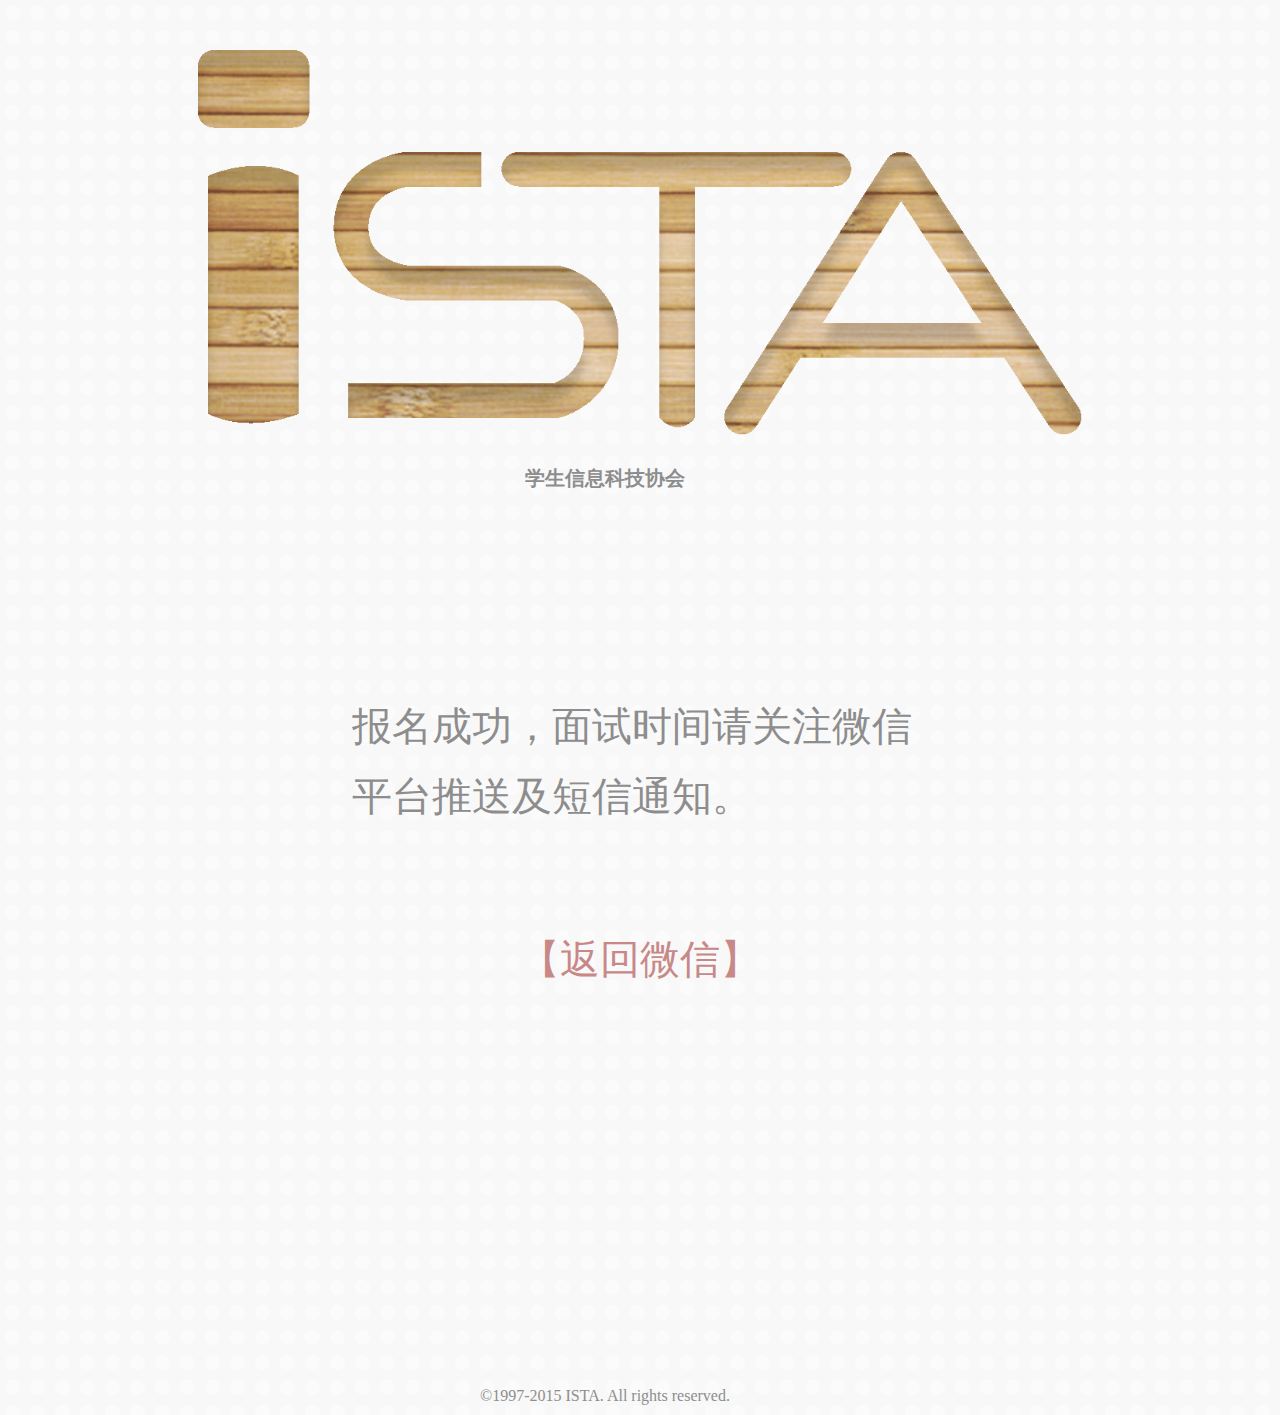
<file: Online recruitment/2015招新后台代码（修改）/insertSuccess.html>
<!DOCTYPE HTML PUBLIC "-//W3C//DTD HTML 4.01 Transitional//EN" "http://www.w3.org/TR/html4/loose.dtd">
<html lang="en">
	<head>
		<meta http-equiv="Content-Type" content="text/html;charset=UTF-8">
		<link rel="stylesheet" href="css/zhaoxin.css">
		<title>ISTA招新</title>
	</head>
	<body id="insertSuccess">
		<h1><img src="img/ista_logo.png" alt=""></h1>
		<h3>学生信息科技协会</h3>
		<p>
			报名成功，面试时间请关注微信平台推送及短信通知。
			<center>
				<a id="backtoweixin" href="javascript:WeixinJSBridge.call('closeWindow');">【返回微信】</a>
			</center>
		</p>
		<div class="footer"><span>©1997-2015 ISTA. All rights reserved. </span></div>
	</body>
</html>
</file>
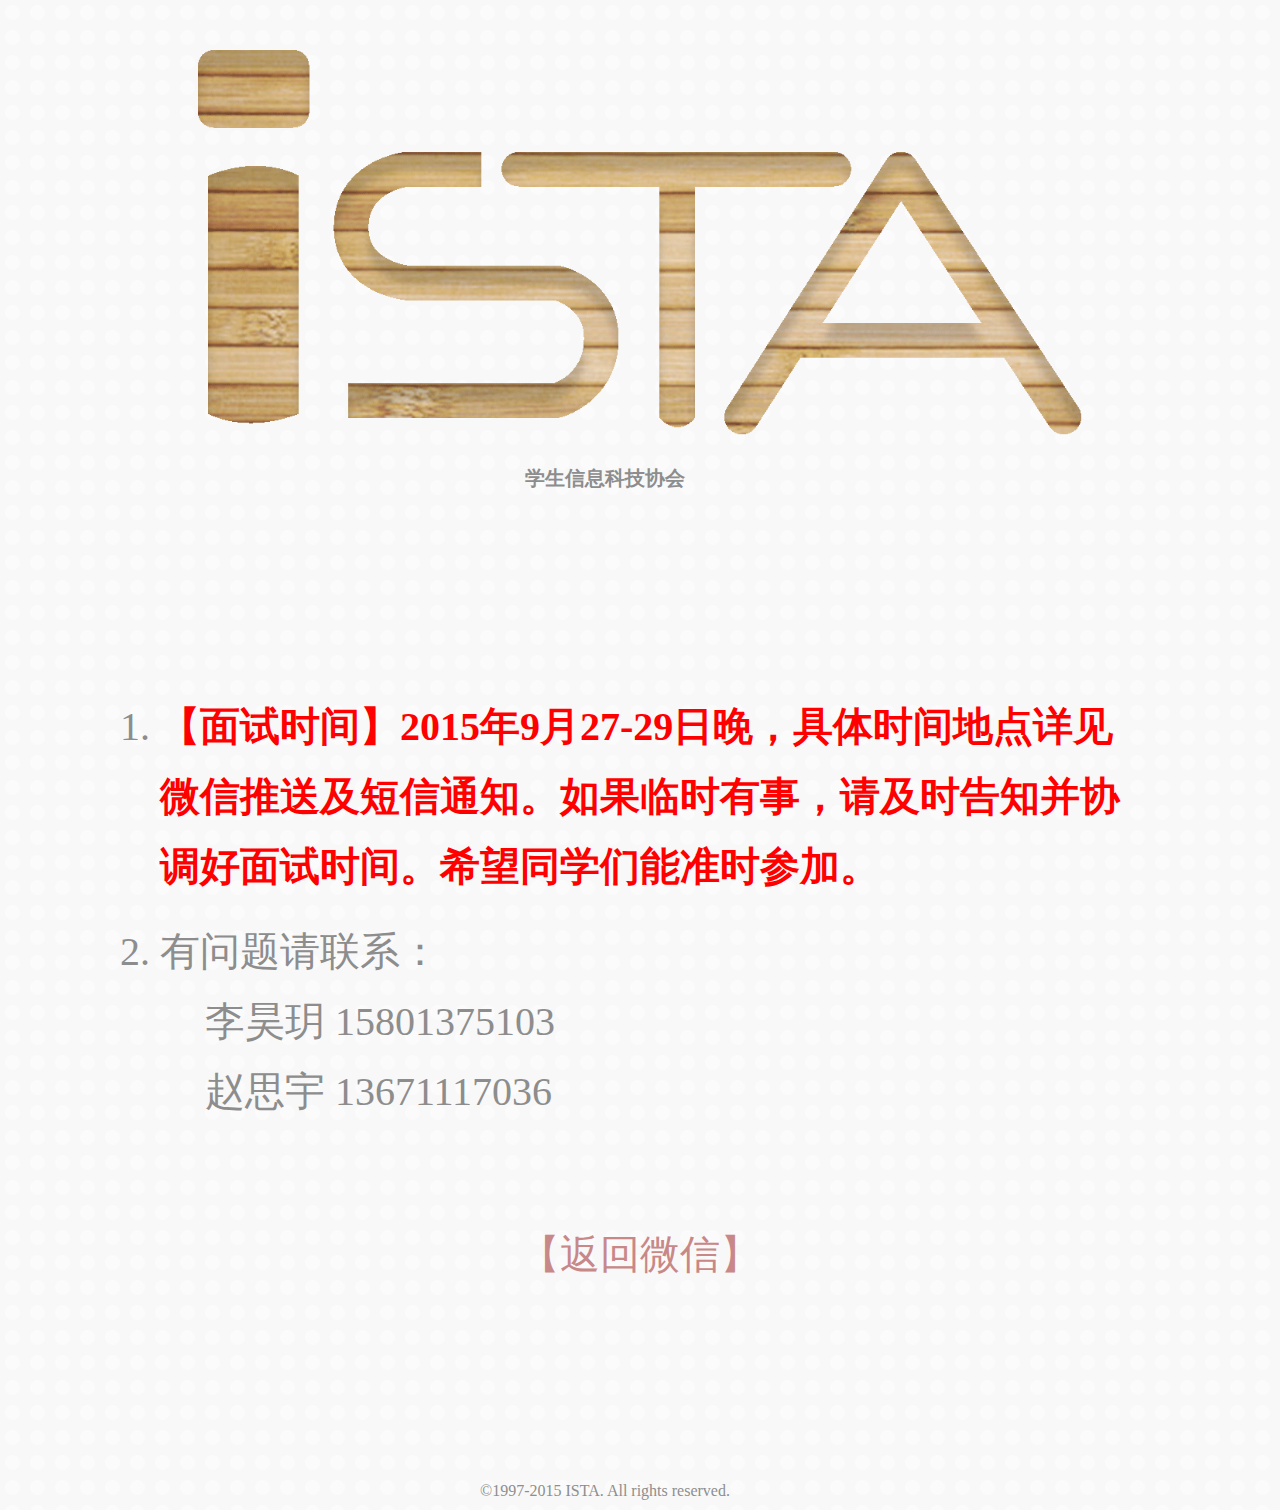
<file: Online recruitment/2015招新后台代码（修改）/zhaoxin_items.html>
<!DOCTYPE HTML PUBLIC "-//W3C//DTD HTML 4.01 Transitional//EN" "http://www.w3.org/TR/html4/loose.dtd">
<html lang="en">
	<head>
		<meta http-equiv="Content-Type" content="text/html;charset=UTF-8">
		<link rel="stylesheet" href="css/zhaoxin.css">
		<title>ISTA招新</title>
	</head>
	<body id="zhaoxinItems">
		<h1><img src="img/ista_logo.png" alt=""></h1>
		<h3>学生信息科技协会</h3>
		<p>
			<ol>
				<!-- <li><strong style="color:red">【面试时间】10月26日（周日）晚17:00 ~ 22:00，地点在小营一教311。如果临时有事来不了，我们在10月28日（周二）晚上9:00 ~ 22:30在小营一教415还有一次【补面】。希望同学们能准时参加。</strong></li> -->
				<li><strong style="color:red">【面试时间】2015年9月27-29日晚，具体时间地点详见微信推送及短信通知。如果临时有事，请及时告知并协调好面试时间。希望同学们能准时参加。</strong></li>
				<li>有问题请联系：
					<div class="connectMen">
						李昊玥&nbsp;15801375103<br>
						赵思宇&nbsp;13671117036
					</div>
				</li>
			</ol>
			<center>
				<a id="backtoweixin" href="javascript:WeixinJSBridge.call('closeWindow');">【返回微信】</a>
			</center>
		</p>
		<div class="footer"><span>©1997-2015 ISTA. All rights reserved. </span></div>
	</body>
</html>
</file>
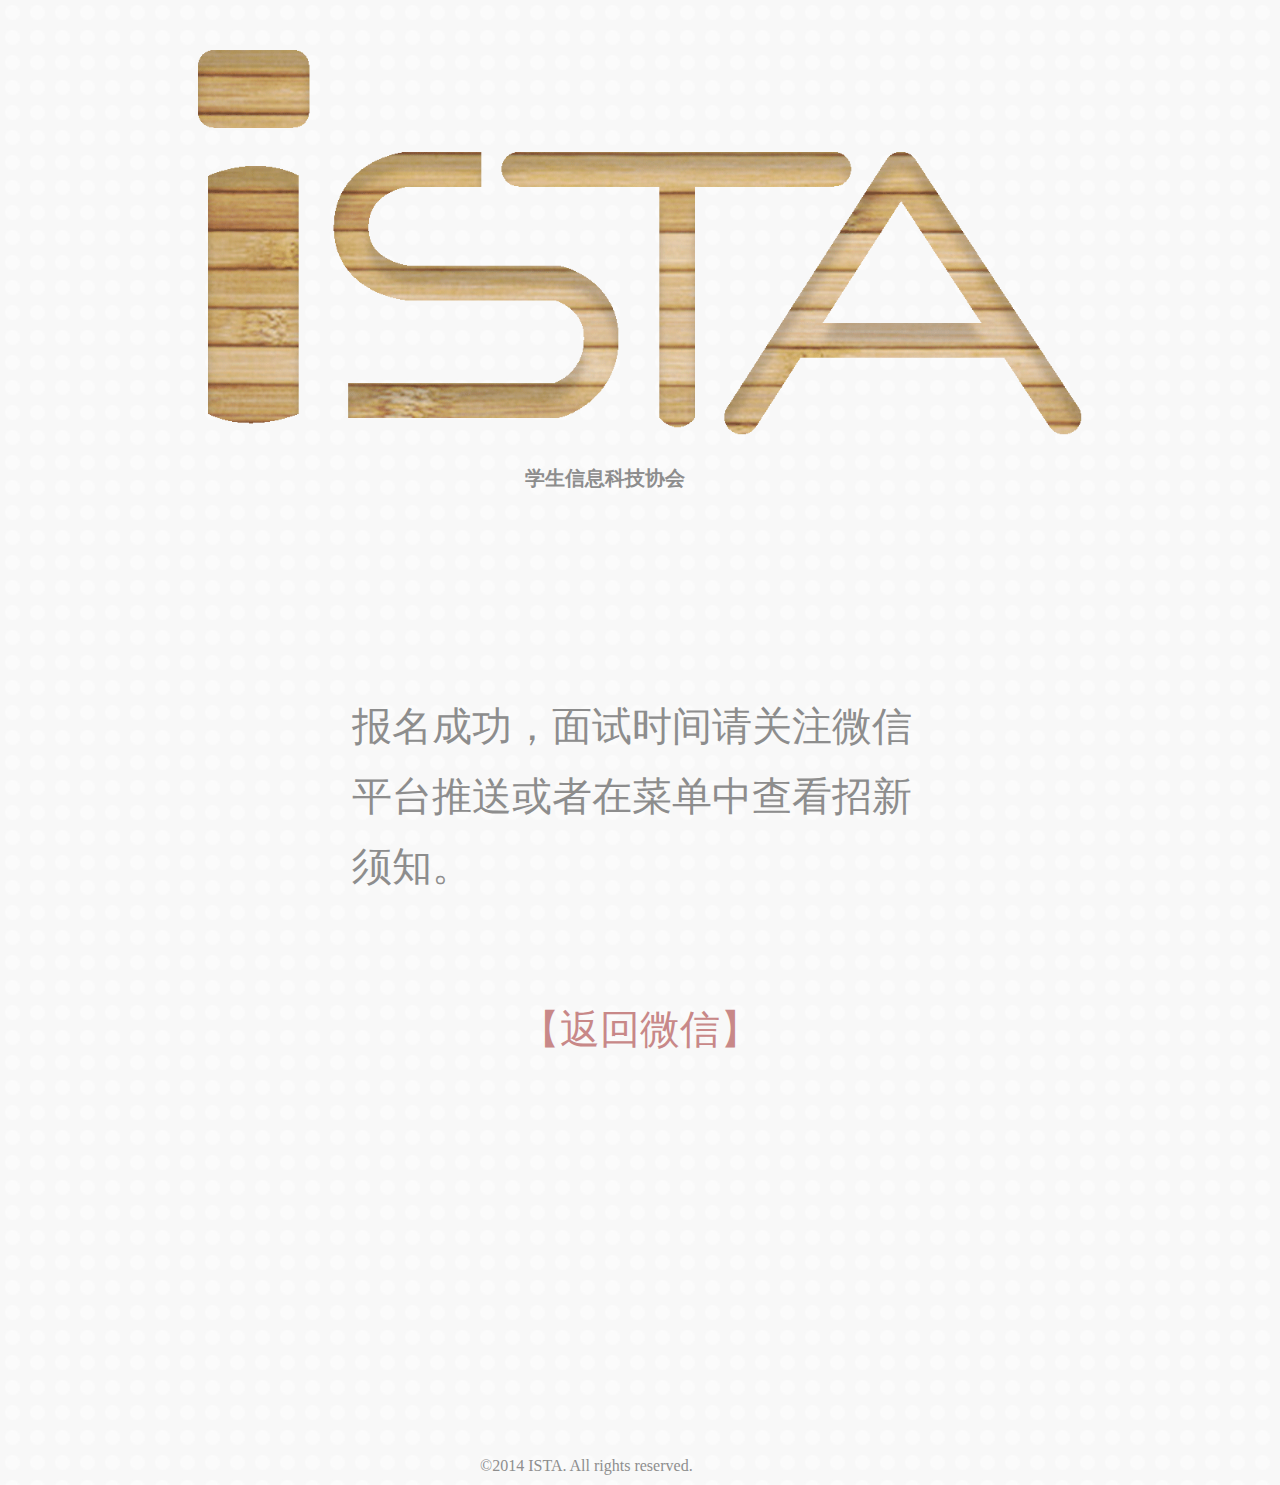
<file: Online recruitment/Code/frontends/insertSuccess.html>
<!DOCTYPE HTML PUBLIC "-//W3C//DTD HTML 4.01 Transitional//EN" "http://www.w3.org/TR/html4/loose.dtd">
<html lang="en">
	<head>
		<meta http-equiv="Content-Type" content="text/html;charset=UTF-8">
		<link rel="stylesheet" href="css/zhaoxin.css">
		<title>ISTA招新</title>
	</head>
	<body id="insertSuccess">
		<h1><img src="img/ista_logo.png" alt=""></h1>
		<h3>学生信息科技协会</h3>
		<p>
			报名成功，面试时间请关注微信平台推送或者在菜单中查看招新须知。
			<center>
				<a id="backtoweixin" href="javascript:WeixinJSBridge.call('closeWindow');">【返回微信】</a>
			</center>
		</p>
		<div class="footer"><span>©2014 ISTA. All rights reserved. </span></div>
	</body>
</html>
</file>
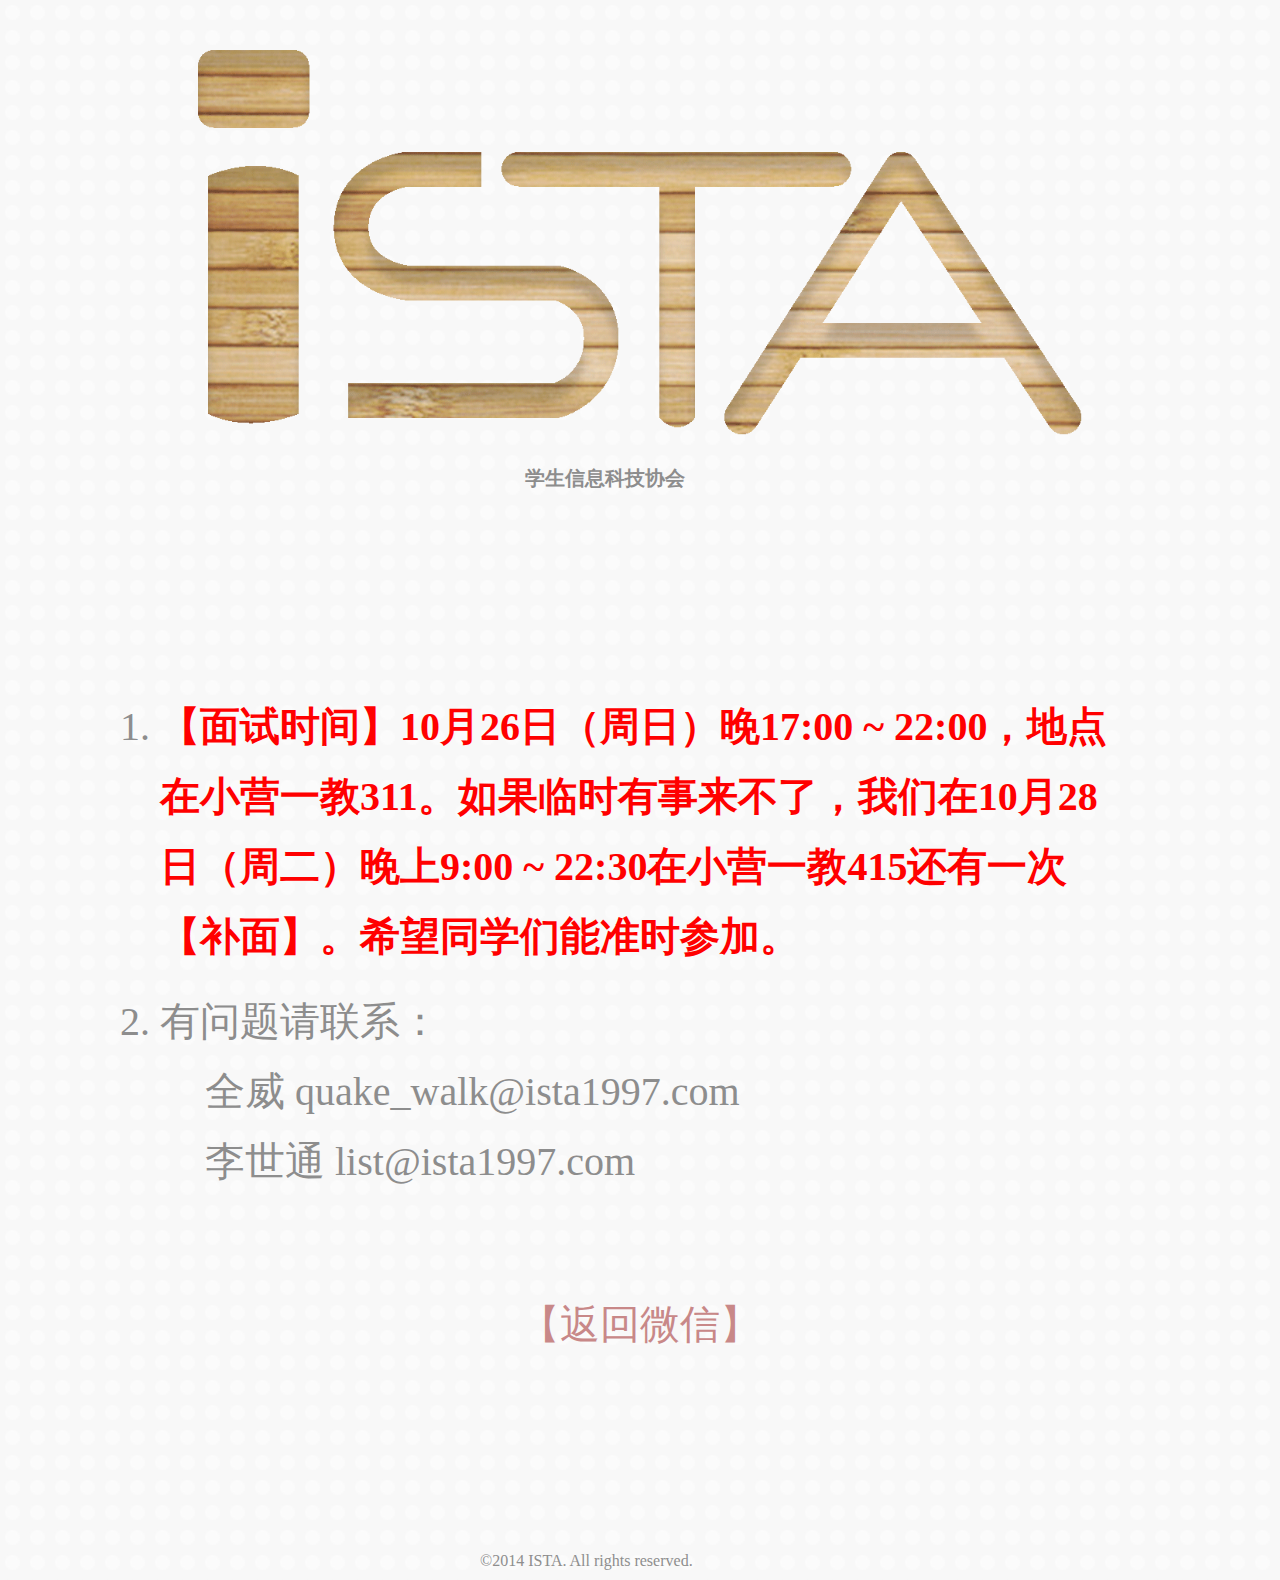
<file: Online recruitment/Code/frontends/zhaoxin_items.html>
<!DOCTYPE HTML PUBLIC "-//W3C//DTD HTML 4.01 Transitional//EN" "http://www.w3.org/TR/html4/loose.dtd">
<html lang="en">
	<head>
		<meta http-equiv="Content-Type" content="text/html;charset=UTF-8">
		<link rel="stylesheet" href="css/zhaoxin.css">
		<title>ISTA招新</title>
	</head>
	<body id="zhaoxinItems">
		<h1><img src="img/ista_logo.png" alt=""></h1>
		<h3>学生信息科技协会</h3>
		<p>
			<ol>
				<li><strong style="color:red">【面试时间】10月26日（周日）晚17:00 ~ 22:00，地点在小营一教311。如果临时有事来不了，我们在10月28日（周二）晚上9:00 ~ 22:30在小营一教415还有一次【补面】。希望同学们能准时参加。</strong></li>
				<li>有问题请联系：
					<div class="connectMen">
						全威&nbsp;quake_walk@ista1997.com<br>
						李世通&nbsp;list@ista1997.com
					</div>
				</li>
			</ol>
			<center>
				<a id="backtoweixin" href="javascript:WeixinJSBridge.call('closeWindow');">【返回微信】</a>
			</center>
		</p>
		<div class="footer"><span>©2014 ISTA. All rights reserved. </span></div>
	</body>
</html>
</file>
<file: css/index.css>
section img{
	width: 33%;
}

.row.\31 50\25>* {
  padding: 0 0 0 1.5em;
}




.wrapper.style2 .profiles {
 
  margin-bottom: 1em;
  padding-top: 4em;
}

section.lastrow{
margin-bottom: 4em;
}

p#joinus {
  font-size: 2.5em;
  font-family: "微软雅黑";
  margin-top: 2em;
  margin-bottom: 0.7em;
}

img#wechat2dcode{
	width: 50%;
}
</file>
<file: css/bmap.css>
.iw_poi_title {color:#CC5522;font-size:14px;font-weight:bold;overflow:hidden;padding-right:13px;white-space:nowrap}
   .iw_poi_content {font:12px arial,sans-serif;overflow:visible;padding-top:4px;white-space:-moz-pre-wrap;word-wrap:break-word}
</file>
<file: css/style-xlarge.css>
/*
	Transit by TEMPLATED
	templated.co @templatedco
	Released for free under the Creative Commons Attribution 3.0 license (templated.co/license)
*/

/* Basic */

	body, input, select, textarea {
		font-size: 11pt;
	}
</file>
<file: Online recruitment/2015招新代码（归档）/前端/css/zhaoxin.css>
*{
	margin:0;
	padding:0;
}
h3,label,span{
	font-family: "Yahei";
}
body{
	width: 100%;
	/*height: 1000px;*/
	background: url('../img/bg.jpg');
	padding-top: 50px;
	position: relative;
}
body h1{
	/*display: block;*/
	width:69%;
	margin:0 auto;
}
body h1 img{
	width: 100%;
}
body h3{
	width: 18%;
	margin:0 auto;
	color:#8d8d8d;
	font-size: 20px;
	padding-top: 30px;
}
form{
	width:71%;
	margin:0 auto;
	margin-top: 90px;
}
form fieldset{
	border:none;
}
form label , form input , form textarea{
	display: block;
}
form label{
	font-size:34px; 
	color: #8e8e8e;
	padding-left:20px;
	margin-bottom: 30px;
}
form input{
	width:100%;
	height:70px;
	line-height: 70px\9;
	color:#8d8d8d;
	font-size: 40px;
	padding: 10px;
	margin-bottom: 100px;
	background-color: #e8e8e8;
	border:none;
	border-radius: 20px;
	-webkit-border-radius: 20px;
	-moz-border-radius: 20px;
	-webkit-appearance: caret;
    -moz-appearance: caret;
}
form textarea{
	width:100%;
	color:#8d8d8d;
	padding: 10px;
	font-size: 40px;
	background-color: #e8e8e8;
	border:none;
	border-radius: 20px;
	-webkit-border-radius: 20px;
	-moz-border-radius: 20px;
	-webkit-appearance: caret;
    -moz-appearance: caret;
}
/*button*/
.buttonWrapper{
	width:40.6%;
	position: relative;
	margin:0 auto;
	padding-top: 20px;
}
#btn_moreDetail , #btn_submit , #btn_submitAll{
	border:none;
	width:28.2%;
	float: left;
	background: none;
}
button#btn_submit{
	float: right;
}
#btn_moreDetail img , #btn_submit img{
	width: 100%;
}
#leftArrow , #rightArrow , #text_moreDetail ,#text_submit , #submitAllArrow , #text_submitAll{
	position: absolute;
}
#leftArrow , #rightArrow{
	width:10.6%;
}
#leftArrow{
	left:-13%;
	top:0px;
}
#text_moreDetail ,#text_submit , #text_submitAll{
	color:#8e8e8e;
	font-size: 20px;
}
#text_moreDetail{
	left:-3%;
	top:-10px;
}
#rightArrow{
	right:-13%;
	top:60px;
}
#text_submit{
	right:-13%;
	top:130px;
}
/*option item fieldset*/
#mustItem{
	margin-bottom: 300px;
}
#optionalItem{
	width: 100%;
	/*margin-top: 300px;*/
	display: none;
}
#opt_bg{
	width:100%;
	position: absolute;
	top:45%;
	display: none;
}
#tellUs span , #Apt span{
	display: block;
	font-size: 20px;
	padding-top: 10px;
}
.btn_submitWrapper{
	width: 18.8%;
	margin:0 auto;
	padding-top: 80px;
	position: relative;
}
button#btn_submitAll{
	width: 100%;
}
#btn_submitAll img{
	width: 100%;
}
#submitAllArrow{
	width:45%;
	top:150px;
}
#text_submitAll{
	width:100%;
	top:255px;
	left:8%;
}
.footer{
	width:25%;
	margin:0 auto;
	padding-top: 200px;
	padding-bottom: 10px;
	color:#8e8e8e;
}
/*----------------提交成功 style-------------------*/
body#insertSuccess p{
	color:#8d8d8d;
	font-size: 40px;
	width: 45%;
	margin:0 auto;
	margin-top: 200px;
	margin-bottom: 100px;
	line-height: 70px;
}
#backtoweixin{
	text-decoration: none;
	font-size: 40px;
	color:#c88888;
}
/*----------------招新须知 style-------------------*/
#zhaoxinItems ol{
	width:75%;
	margin:0 auto;
	margin-top:200px;
	margin-bottom: 100px;
	color:#8d8d8d;
	font-size: 40px;
}
#zhaoxinItems ol li{
	margin-top: 15px;
	line-height: 70px;
}
.connectMen{
	padding-left: 45px;
}
</file>
<file: Online recruitment/Code/frontends/css/zhaoxin.css>
*{
	margin:0;
	padding:0;
}
h3,label,span{
	font-family: "Yahei";
}
body{
	width: 100%;
	/*height: 1000px;*/
	background: url('../img/bg.jpg');
	padding-top: 50px;
	position: relative;
}
body h1{
	/*display: block;*/
	width:69%;
	margin:0 auto;
}
body h1 img{
	width: 100%;
}
body h3{
	width: 18%;
	margin:0 auto;
	color:#8d8d8d;
	font-size: 20px;
	padding-top: 30px;
}
form{
	width:71%;
	margin:0 auto;
	margin-top: 90px;
}
form fieldset{
	border:none;
}
form label , form input , form textarea{
	display: block;
}
form label{
	font-size:34px; 
	color: #8e8e8e;
	padding-left:20px;
	margin-bottom: 30px;
}
form input{
	width:100%;
	height:70px;
	line-height: 70px\9;
	color:#8d8d8d;
	font-size: 40px;
	padding: 10px;
	margin-bottom: 100px;
	background-color: #e8e8e8;
	border:none;
	border-radius: 20px;
	-webkit-border-radius: 20px;
	-moz-border-radius: 20px;
	-webkit-appearance: caret;
    -moz-appearance: caret;
}
form textarea{
	width:100%;
	color:#8d8d8d;
	padding: 10px;
	font-size: 40px;
	background-color: #e8e8e8;
	border:none;
	border-radius: 20px;
	-webkit-border-radius: 20px;
	-moz-border-radius: 20px;
	-webkit-appearance: caret;
    -moz-appearance: caret;
}
/*button*/
.buttonWrapper{
	width:40.6%;
	position: relative;
	margin:0 auto;
	padding-top: 20px;
}
#btn_moreDetail , #btn_submit , #btn_submitAll{
	border:none;
	width:28.2%;
	float: left;
	background: none;
}
button#btn_submit{
	float: right;
}
#btn_moreDetail img , #btn_submit img{
	width: 100%;
}
#leftArrow , #rightArrow , #text_moreDetail ,#text_submit , #submitAllArrow , #text_submitAll{
	position: absolute;
}
#leftArrow , #rightArrow{
	width:10.6%;
}
#leftArrow{
	left:-13%;
	top:0px;
}
#text_moreDetail ,#text_submit , #text_submitAll{
	color:#8e8e8e;
	font-size: 20px;
}
#text_moreDetail{
	left:-3%;
	top:-10px;
}
#rightArrow{
	right:-13%;
	top:60px;
}
#text_submit{
	right:-13%;
	top:130px;
}
/*option item fieldset*/
#mustItem{
	margin-bottom: 300px;
}
#optionalItem{
	width: 100%;
	/*margin-top: 300px;*/
	display: none;
}
#opt_bg{
	width:100%;
	position: absolute;
	top:45%;
	display: none;
}
#tellUs span , #Apt span{
	display: block;
	font-size: 20px;
	padding-top: 10px;
}
.btn_submitWrapper{
	width: 18.8%;
	margin:0 auto;
	padding-top: 80px;
	position: relative;
}
button#btn_submitAll{
	width: 100%;
}
#btn_submitAll img{
	width: 100%;
}
#submitAllArrow{
	width:45%;
	top:150px;
}
#text_submitAll{
	width:100%;
	top:255px;
	left:8%;
}
.footer{
	width:25%;
	margin:0 auto;
	padding-top: 200px;
	padding-bottom: 10px;
	color:#8e8e8e;
}
/*----------------提交成功 style-------------------*/
body#insertSuccess p{
	color:#8d8d8d;
	font-size: 40px;
	width: 45%;
	margin:0 auto;
	margin-top: 200px;
	margin-bottom: 100px;
	line-height: 70px;
}
#backtoweixin{
	text-decoration: none;
	font-size: 40px;
	color:#c88888;
}
/*----------------招新须知 style-------------------*/
#zhaoxinItems ol{
	width:75%;
	margin:0 auto;
	margin-top:200px;
	margin-bottom: 100px;
	color:#8d8d8d;
	font-size: 40px;
}
#zhaoxinItems ol li{
	margin-top: 15px;
	line-height: 70px;
}
.connectMen{
	padding-left: 45px;
}
</file>
<file: css/index_lunbo.css>
.flexslider {
		margin: 0px auto 20px;
		position: relative;
		width: 100%;
		height: 482px;
		overflow: hidden;
		zoom: 1;
	}

	.flexslider .slides li {
		width: 100%;
		height: 100%;
	}

	.flex-direction-nav a {
		width: 70px;
		height: 70px;
		line-height: 99em;
		overflow: hidden;
		margin: -35px 0 0;
		display: block;
		background: url(../images/ad_ctr.png) no-repeat;
		position: absolute;
		top: 50%;
		z-index: 10;
		cursor: pointer;
		opacity: 0;
		filter: alpha(opacity=0);
		-webkit-transition: all .3s ease;
		border-radius: 35px;
	}

	.flex-direction-nav .flex-next {
		background-position: 0 -70px;
		right: 0;
	}

	.flex-direction-nav .flex-prev {
		left: 0;
	}

	.flexslider:hover .flex-next {
		opacity: 0.8;
		filter: alpha(opacity=25);
	}

	.flexslider:hover .flex-prev {
		opacity: 0.8;
		filter: alpha(opacity=25);
	}

	.flexslider:hover .flex-next:hover,
	.flexslider:hover .flex-prev:hover {
		opacity: 1;
		filter: alpha(opacity=50);
	}

	.flex-control-nav {
		width: 100%;
		position: absolute;
		bottom: 10px;
		text-align: center;
	}

	.flex-control-nav li {
		margin: 0 2px;
		display: inline-block;
		zoom: 1;
		*display: inline;
	}

	.flex-control-paging li a {
		background: url(../images/dot.png) no-repeat 0 -16px;
		display: block;
		height: 16px;
		overflow: hidden;
		text-indent: -99em;
		width: 16px;
		cursor: pointer;
	}

	.flex-control-paging li a.flex-active,
	.flex-control-paging li.active a {
		background-position: 0 0;
	}

	.flexslider .slides a img {
		width: 100%;
		height: 482px;
		display: block;
	}

	ul.slides li{
		padding-left: 0;
	}

	img#lunbo1{
		 background: url(../images/city0.jpg) no-repeat center;
	}

	img#lunbo2{
		 background: url(../images/city3.jpg) no-repeat center;
	}
	
	img#lunbo3{
		 background: url(../images/city1.jpg) no-repeat center;
	}


	


	img.lunbo{
		width: 100%;
	}
</file>
<file: css/info.css>
#main p{
	/*text-indent: 2em;*/
}

/*#main p:first-letter{
	font-size: 2em;
	font-family: "微软雅黑"；


}*/
#main p span{
	float: left;
	width: 1.5em;
	height: 1em;
	text-align: center;
	line-height: 1.5em;
	font-size: 2em;
	font-family: "微软雅黑"；
}

img.main_logo{
	border-radius: 10%;
	width: 50%;
	position:absolute;
	top:1em;
	left:25%;
}

#header{
	position:fixed;
	ilter:alpha(opacity=60); /*ie滤镜，透明度50%*/
	-moz-opacity:0.6; /*Firefox私有，透明度50%*/
	opacity:0.6;/*其他，透明度50%*/
}

ul.slides{
	list-style: none;
}
</file>
<file: Online recruitment/2015招新后台代码（修改）/css/zhaoxin.css>
*{
	margin:0;
	padding:0;
}
h3,label,span{
	font-family: "Yahei";
}
body{
	width: 100%;
	/*height: 1000px;*/
	background: url('../img/bg.jpg');
	padding-top: 50px;
	position: relative;
}
body h1{
	/*display: block;*/
	width:69%;
	margin:0 auto;
}
body h1 img{
	width: 100%;
}
body h3{
	width: 18%;
	margin:0 auto;
	color:#8d8d8d;
	font-size: 20px;
	padding-top: 30px;
}
form{
	width:71%;
	margin:0 auto;
	margin-top: 90px;
}
form fieldset{
	border:none;
}
form label , form input , form textarea{
	display: block;
}
form label{
	font-size:34px; 
	color: #8e8e8e;
	padding-left:20px;
	margin-bottom: 30px;
}
form input{
	width:100%;
	height:70px;
	line-height: 70px\9;
	color:#8d8d8d;
	font-size: 40px;
	padding: 10px;
	margin-bottom: 100px;
	background-color: #e8e8e8;
	border:none;
	border-radius: 20px;
	-webkit-border-radius: 20px;
	-moz-border-radius: 20px;
	-webkit-appearance: caret;
    -moz-appearance: caret;
}
form textarea{
	width:100%;
	color:#8d8d8d;
	padding: 10px;
	font-size: 40px;
	background-color: #e8e8e8;
	border:none;
	border-radius: 20px;
	-webkit-border-radius: 20px;
	-moz-border-radius: 20px;
	-webkit-appearance: caret;
    -moz-appearance: caret;
}
/*button*/
.buttonWrapper{
	width:40.6%;
	position: relative;
	margin:0 auto;
	padding-top: 20px;
}
#btn_moreDetail , #btn_submit , #btn_submitAll{
	border:none;
	width:28.2%;
	float: left;
	background: none;
}
button#btn_submit{
	float: right;
}
#btn_moreDetail img , #btn_submit img{
	width: 100%;
}
#leftArrow , #rightArrow , #text_moreDetail ,#text_submit , #submitAllArrow , #text_submitAll{
	position: absolute;
}
#leftArrow , #rightArrow{
	width:10.6%;
}
#leftArrow{
	left:-13%;
	top:0px;
}
#text_moreDetail ,#text_submit , #text_submitAll{
	color:#8e8e8e;
	font-size: 20px;
}
#text_moreDetail{
	left:-3%;
	top:-10px;
}
#rightArrow{
	right:-13%;
	top:60px;
}
#text_submit{
	right:-13%;
	top:130px;
}
/*option item fieldset*/
#mustItem{
	margin-bottom: 300px;
}
#optionalItem{
	width: 100%;
	/*margin-top: 300px;*/
	display: none;
}
#opt_bg{
	width:100%;
	position: absolute;
	top:45%;
	display: none;
}
#tellUs span , #Apt span{
	display: block;
	font-size: 20px;
	padding-top: 10px;
}
.btn_submitWrapper{
	width: 18.8%;
	margin:0 auto;
	padding-top: 80px;
	position: relative;
}
button#btn_submitAll{
	width: 100%;
}
#btn_submitAll img{
	width: 100%;
}
#submitAllArrow{
	width:45%;
	top:150px;
}
#text_submitAll{
	width:100%;
	top:255px;
	left:8%;
}
.footer{
	width:25%;
	margin:0 auto;
	padding-top: 200px;
	padding-bottom: 10px;
	color:#8e8e8e;
}
/*----------------提交成功 style-------------------*/
body#insertSuccess p{
	color:#8d8d8d;
	font-size: 40px;
	width: 45%;
	margin:0 auto;
	margin-top: 200px;
	margin-bottom: 100px;
	line-height: 70px;
}
#backtoweixin{
	text-decoration: none;
	font-size: 40px;
	color:#c88888;
}
/*----------------招新须知 style-------------------*/
#zhaoxinItems ol{
	width:75%;
	margin:0 auto;
	margin-top:200px;
	margin-bottom: 100px;
	color:#8d8d8d;
	font-size: 40px;
}
#zhaoxinItems ol li{
	margin-top: 15px;
	line-height: 70px;
}
.connectMen{
	padding-left: 45px;
}
</file>
<file: css/skel.css>
/* Resets (http://meyerweb.com/eric/tools/css/reset/ | v2.0 | 20110126 | License: none (public domain)) */

	html,body,div,span,applet,object,iframe,h1,h2,h3,h4,h5,h6,p,blockquote,pre,a,abbr,acronym,address,big,cite,code,del,dfn,em,img,ins,kbd,q,s,samp,small,strike,strong,sub,sup,tt,var,b,u,i,center,dl,dt,dd,ol,ul,li,fieldset,form,label,legend,table,caption,tbody,tfoot,thead,tr,th,td,article,aside,canvas,details,embed,figure,figcaption,footer,header,hgroup,menu,nav,output,ruby,section,summary,time,mark,audio,video{margin:0;padding:0;border:0;font-size:100%;font:inherit;vertical-align:baseline;}article,aside,details,figcaption,figure,footer,header,hgroup,menu,nav,section{display:block;}body{line-height:1;}ol,ul{list-style:none;}blockquote,q{quotes:none;}blockquote:before,blockquote:after,q:before,q:after{content:'';content:none;}table{border-collapse:collapse;border-spacing:0;}body{-webkit-text-size-adjust:none}

/* Box Model */

	*, *:before, *:after {
		-moz-box-sizing: border-box;
		-webkit-box-sizing: border-box;
		box-sizing: border-box;
	}

/* Container */

	.container {
		margin-left: auto;
		margin-right: auto;

		/* width: (containers) */
		width: 1200px;
	}

	/* Modifiers */

		/* 125% */
			.container.\31 25\25 {
				width: 100%;

				/* max-width: (containers * 1.25) */
				max-width: 1500px;

				/* min-width: (containers) */
				min-width: 1200px;
			}

		/* 75% */
			.container.\37 5\25 {

				/* width: (containers * 0.75) */
				width: 900px;

			}

		/* 50% */
			.container.\35 0\25 {

				/* width: (containers * 0.50) */
				width: 600px;

			}

		/* 25% */
			.container.\32 5\25 {

				/* width: (containers * 0.25) */
				width: 300px;

			}

/* Grid */

	.row {
		border-bottom: solid 1px transparent;
	}

	.row > * {
		float: left;
	}

	.row:after, .row:before {
		content: '';
		display: block;
		clear: both;
		height: 0;
	}

	.row.uniform > * > :first-child {
		margin-top: 0;
	}

	.row.uniform > * > :last-child {
		margin-bottom: 0;
	}

	/* Gutters */

		/* Normal */

			.row > * {
				/* padding: (gutters.horizontal) 0 0 (gutters.vertical) */
				padding: 0 0 0 2em;
			}

			.row {
				/* margin: -(gutters.horizontal) 0 -1px -(gutters.vertical) */
				margin: 0 0 -1px -2em;
			}

			.row.uniform > * {
				/* padding: (gutters.vertical) 0 0 (gutters.vertical) */
				padding: 2em 0 0 2em;
			}

			.row.uniform {
				/* margin: -(gutters.vertical) 0 -1px -(gutters.vertical) */
				margin: -2em 0 -1px -2em;
			}

		/* 200% */

			.row.\32 00\25 > * {
				/* padding: (gutters.horizontal) 0 0 (gutters.vertical) */
				padding: 0 0 0 4em;
			}

			.row.\32 00\25 {
				/* margin: -(gutters.horizontal) 0 -1px -(gutters.vertical) */
				margin: 0 0 -1px -4em;
			}

			.row.uniform.\32 00\25 > * {
				/* padding: (gutters.vertical) 0 0 (gutters.vertical) */
				padding: 4em 0 0 4em;
			}

			.row.uniform.\32 00\25 {
				/* margin: -(gutters.vertical) 0 -1px -(gutters.vertical) */
				margin: -4em 0 -1px -4em;
			}

		/* 150% */

			.row.\31 50\25 > * {
				/* padding: (gutters.horizontal) 0 0 (gutters.vertical) */
				padding: 0 0 0 1.5em;
			}

			.row.\31 50\25 {
				/* margin: -(gutters.horizontal) 0 -1px -(gutters.vertical) */
				margin: 0 0 -1px -1.5em;
			}

			.row.uniform.\31 50\25 > * {
				/* padding: (gutters.vertical) 0 0 (gutters.vertical) */
				padding: 1.5em 0 0 1.5em;
			}

			.row.uniform.\31 50\25 {
				/* margin: -(gutters.vertical) 0 -1px -(gutters.vertical) */
				margin: -1.5em 0 -1px -1.5em;
			}

		/* 50% */

			.row.\35 0\25 > * {
				/* padding: (gutters.horizontal) 0 0 (gutters.vertical) */
				padding: 0 0 0 1em;
			}

			.row.\35 0\25 {
				/* margin: -(gutters.horizontal) 0 -1px -(gutters.vertical) */
				margin: 0 0 -1px -1em;
			}

			.row.uniform.\35 0\25 > * {
				/* padding: (gutters.vertical) 0 0 (gutters.vertical) */
				padding: 1em 0 0 1em;
			}

			.row.uniform.\35 0\25 {
				/* margin: -(gutters.vertical) 0 -1px -(gutters.vertical) */
				margin: -1em 0 -1px -1em;
			}

		/* 25% */

			.row.\32 5\25 > * {
				/* padding: (gutters.horizontal) 0 0 (gutters.vertical) */
				padding: 0 0 0 0.5em;
			}

			.row.\32 5\25 {
				/* margin: -(gutters.horizontal) 0 -1px -(gutters.vertical) */
				margin: 0 0 -1px -0.5em;
			}

			.row.uniform.\32 5\25 > * {
				/* padding: (gutters.vertical) 0 0 (gutters.vertical) */
				padding: 0.5em 0 0 0.5em;
			}

			.row.uniform.\32 5\25 {
				/* margin: -(gutters.vertical) 0 -1px -(gutters.vertical) */
				margin: -0.5em 0 -1px -0.5em;
			}

		/* 0% */

			.row.\30 \25 > * {
				padding: 0;
			}

			.row.\30 \25 {
				margin: 0 0 -1px 0;
			}

	/* Cells */

		.\31 2u, .\31 2u\24 { width: 100%; clear: none; margin-left: 0; }
		.\31 1u, .\31 1u\24 { width: 91.6666666667%; clear: none; margin-left: 0; }
		.\31 0u, .\31 0u\24 { width: 83.3333333333%; clear: none; margin-left: 0; }
		.\39 u, .\39 u\24 { width: 75%; clear: none; margin-left: 0; }
		.\38 u, .\38 u\24 { width: 66.6666666667%; clear: none; margin-left: 0; }
		.\37 u, .\37 u\24 { width: 58.3333333333%; clear: none; margin-left: 0; }
		.\36 u, .\36 u\24 { width: 50%; clear: none; margin-left: 0; }
		.\35 u, .\35 u\24 { width: 41.6666666667%; clear: none; margin-left: 0; }
		.\34 u, .\34 u\24 { width: .row{border-bottom:solid 1px transparent}.row>*{float:left}.row:after,.row:before{content:"";display:block;clear:both;height:0}.row.uniform>*>:first-child{margin-top:0}.row.uniform>*>:last-child{margin-bottom:0}.\31 2u,.\31 2u\24{width:100%;clear:none;margin-left:0}.\31 1u,.\31 1u\24{width:91.6666666667%;clear:none;margin-left:0}.\31 0u,.\31 0u\24{width:83.3333333333%;clear:none;margin-left:0}.\39 u,.\39 u\24{width:75%;clear:none;margin-left:0}.\38 u,.\38 u\24{width:66.6666666667%;clear:none;margin-left:0}.\37 u,.\37 u\24{width:58.3333333333%;clear:none;margin-left:0}.\36 u,.\36 u\24{width:50%;clear:none;margin-left:0}.\35 u,.\35 u\24{width:41.6666666667%;clear:none;margin-left:0}.\34 u,.\34 u\24{width:25%;clear:none;margin-left:0}.\33 u,.\33 u\24{width:25%;clear:none;margin-left:0}.\32 u,.\32 u\24{width:16.6666666667%;clear:none;margin-left:0}.\31 u,.\31 u\24{width:8.3333333333%;clear:none;margin-left:0}.\31 2u\24+*,.\31 1u\24+*,.\31 0u\24+*,.\39 u\24+*,.\38 u\24+*,.\37 u\24+*,.\36 u\24+*,.\35 u\24+*,.\34 u\24+*,.\33 u\24+*,.\32 u\24+*,.\31 u\24+*{clear:left;}.\-11u{margin-left:91.6666666667%}.\-10u{margin-left:83.3333333333%}.\-9u{margin-left:75%}.\-8u{margin-left:66.6666666667%}.\-7u{margin-left:58.3333333333%}.\-6u{margin-left:50%}.\-5u{margin-left:41.6666666667%}.\-4u{margin-left:33.3333333333%}.\-3u{margin-left:25%}.\-2u{margin-left:16.6666666667%}.\-1u{margin-left:8.3333333333%}%; clear: none; margin-left: 0; }
		.\33 u, .\33 u\24 { width: 25%; clear: none; margin-left: 0; }
		.\32 u, .\32 u\24 { width: 16.6666666667%; clear: none; margin-left: 0; }
		.\31 u, .\31 u\24 { width: 8.3333333333%; clear: none; margin-left: 0; }

		.\31 2u\24 + *,
		.\31 1u\24 + *,
		.\31 0u\24 + *,
		.\39 u\24 + *,
		.\38 u\24 + *,
		.\37 u\24 + *,
		.\36 u\24 + *,
		.\35 u\24 + *,
		.\34 u\24 + *,
		.\33 u\24 + *,
		.\32 u\24 + *,
		.\31 u\24 + * {
			clear: left;
		}

		.\-11u { margin-left: 91.6666666667% }
		.\-10u { margin-left: 83.3333333333% }
		.\-9u { margin-left: 75% }
		.\-8u { margin-left: 66.6666666667% }
		.\-7u { margin-left: 58.3333333333% }
		.\-6u { margin-left: 50% }
		.\-5u { margin-left: 41.6666666667% }
		.\-4u { margin-left: 33.3333333333% }
		.\-3u { margin-left: 25% }
		.\-2u { margin-left: 16.6666666667% }
		.\-1u { margin-left: 8.3333333333% }
</file>
<file: css/style.css>
@charset "UTF-8";
@import url(font-awesome.min.css);
@import url(http://fonts.googleapis.com/css?family=Raleway:700,400);

/*
	Transit by TEMPLATED
	templated.co @templatedco
	Released for free under the Creative Commons Attribution 3.0 license (templated.co/license)
*/

/* Basic */

	body {
		background: #fff;
	}

		body.is-loading *, body.is-loading *:before, body.is-loading *:after {
			-moz-animation: none !important;
			-webkit-animation: none !important;
			-o-animation: none !important;
			-ms-animation: none !important;
			animation: none !important;
			-moz-transition: none !important;
			-webkit-transition: none !important;
			-o-transition: none !important;
			-ms-transition: none !important;
			transition: none !important;
		}

	body, input, select, textarea {
		color: #444;
		font-family: "Raleway", Helvetica, sans-serif;
		font-size: 13pt;
		font-weight: 400;
		line-height: 1.65em;
	}

	a {
		color: #383b43;
		text-decoration: none;
	}

		a:active, a:hover {
			text-decoration: underline;
		}

	strong, b {
		color: #474747;
		font-weight: 700;
	}

	em, i {
		font-style: italic;
	}

	p {
		margin: 0 0 2em 0;
	}

	h1, h2, h3, h4, h5, h6 {
		color: #474747;
		font-weight: 700;
		line-height: 1em;
		margin: 0 0 1em 0;
	}

		h1 a, h2 a, h3 a, h4 a, h5 a, h6 a {
			color: inherit;
			text-decoration: none;
		}

	h2 {
		font-size: 1.75em;
		line-height: 1.5em;
	}

	h3 {
		font-size: 1.35em;
		line-height: 1.5em;
	}

	h4 {
		font-size: 1.1em;
		line-height: 1.5em;
	}

	h5 {
		font-size: 0.9em;
		line-height: 1.5em;
	}

	h6 {
		font-size: 0.7em;
		line-height: 1.5em;
	}

	sub {
		font-size: 0.8em;
		position: relative;
		top: 0.5em;
	}

	sup {
		font-size: 0.8em;
		position: relative;
		top: -0.5em;
	}

	hr {
		border: 0;
		border-bottom: solid 1px rgba(144, 144, 144, 0.25);
		margin: 2em 0;
	}

		hr.major {
			margin: 3em 0;
		}

	blockquote {
		border-left: solid 4px rgba(144, 144, 144, 0.25);
		font-style: italic;
		margin: 0 0 2em 0;
		padding: 0.5em 0 0.5em 2em;
	}

	code {
		background: rgba(144, 144, 144, 0.075);
		border-radius: 4px;
		border: solid 1px rgba(144, 144, 144, 0.25);
		font-family: "Courier New", monospace;
		font-size: 0.9em;
		margin: 0 0.25em;
		padding: 0.25em 0.65em;
	}

	pre {
		-webkit-overflow-scrolling: touch;
		font-family: "Courier New", monospace;
		font-size: 0.9em;
		margin: 0 0 2em 0;
	}

		pre code {
			display: block;
			line-height: 1.75em;
			padding: 1em 1.5em;
			overflow-x: auto;
		}

	.align-left {
		text-align: left;
	}

	.align-center {
		text-align: center;
	}

	.align-right {
		text-align: right;
	}

/* Section/Article */

	section.special, article.special {
		text-align: center;
	}

	header p {
		color: #858585;
		position: relative;
		margin: 0 0 1.5em 0;
	}

	header h2 + p {
		font-size: 1.25em;
		margin-top: -1em;
		line-height: 1.5em;
	}

	header h3 + p {
		font-size: 1.1em;
		margin-top: -0.8em;
		line-height: 1.5em;
	}

	header h4 + p,
	header h5 + p,
	header h6 + p {
		font-size: 0.9em;
		margin-top: -0.6em;
		line-height: 1.5em;
	}

	header.major {
		text-align: center;
		margin-bottom: 4em;
	}

		header.major h2 {
			font-size: 3em;
			margin-bottom: 0.5em;
		}

		header.major p {
			font-size: 1.5em;
		}

/* Form */

	form {
		margin: 0 0 2em 0;
	}

	label {
		color: #474747;
		display: block;
		font-size: 0.9em;
		font-weight: 700;
		margin: 0 0 1em 0;
	}

	input[type="text"],
	input[type="password"],
	input[type="email"],
	select,
	textarea {
		-moz-appearance: none;
		-webkit-appearance: none;
		-o-appearance: none;
		-ms-appearance: none;
		appearance: none;
		background: rgba(144, 144, 144, 0.075);
		border-radius: 4px;
		border: none;
		color: inherit;
		display: block;
		outline: 0;
		padding: 0 1em;
		text-decoration: none;
		width: 100%;
	}

		input[type="text"]:invalid,
		input[type="password"]:invalid,
		input[type="email"]:invalid,
		select:invalid,
		textarea:invalid {
			box-shadow: none;
		}

		input[type="text"]:focus,
		input[type="password"]:focus,
		input[type="email"]:focus,
		select:focus,
		textarea:focus {
			border-color: #383b43;
			box-shadow: 0 0 0 1px #383b43;
		}

	.select-wrapper {
		text-decoration: none;
		display: block;
		position: relative;
	}

		.select-wrapper:before {
			content: "";
			-moz-osx-font-smoothing: grayscale;
			-webkit-font-smoothing: antialiased;
			font-family: FontAwesome;
			font-style: normal;
			font-weight: normal;
			text-transform: none !important;
		}

		.select-wrapper:before {
			color: rgba(144, 144, 144, 0.25);
			display: block;
			height: 2.75em;
			line-height: 2.75em;
			pointer-events: none;
			position: absolute;
			right: 0;
			text-align: center;
			top: 0;
			width: 2.75em;
		}

		.select-wrapper select::-ms-expand {
			display: none;
		}

	input[type="text"],
	input[type="password"],
	input[type="email"],
	select {
		height: 2.75em;
	}

	textarea {
		padding: 0.75em 1em;
	}

	input[type="checkbox"],
	input[type="radio"] {
		-moz-appearance: none;
		-webkit-appearance: none;
		-o-appearance: none;
		-ms-appearance: none;
		appearance: none;
		display: block;
		float: left;
		margin-right: -2em;
		opacity: 0;
		width: 1em;
		z-index: -1;
	}

		input[type="checkbox"] + label,
		input[type="radio"] + label {
			text-decoration: none;
			color: #444;
			cursor: pointer;
			display: inline-block;
			font-size: 1em;
			font-weight: 400;
			padding-left: 2.4em;
			padding-right: 0.75em;
			position: relative;
		}

			input[type="checkbox"] + label:before,
			input[type="radio"] + label:before {
				-moz-osx-font-smoothing: grayscale;
				-webkit-font-smoothing: antialiased;
				font-family: FontAwesome;
				font-style: normal;
				font-weight: normal;
				text-transform: none !important;
			}

			input[type="checkbox"] + label:before,
			input[type="radio"] + label:before {
				background: rgba(144, 144, 144, 0.075);
				border-radius: 4px;
				border: solid 1px rgba(144, 144, 144, 0.25);
				content: '';
				display: inline-block;
				height: 1.65em;
				left: 0;
				line-height: 1.58125em;
				position: absolute;
				text-align: center;
				top: 0;
				width: 1.65em;
			}

		input[type="checkbox"]:checked + label:before,
		input[type="radio"]:checked + label:before {
			background: #3cadd4;
			border-color: #3cadd4;
			color: #ffffff;
			content: '\f00c';
		}

		input[type="checkbox"]:focus + label:before,
		input[type="radio"]:focus + label:before {
			border-color: #383b43;
			box-shadow: 0 0 0 1px #383b43;
		}

	input[type="checkbox"] + label:before {
		border-radius: 4px;
	}

	input[type="radio"] + label:before {
		border-radius: 100%;
	}

	::-webkit-input-placeholder {
		color: #858585 !important;
		opacity: 1.0;
	}

	:-moz-placeholder {
		color: #858585 !important;
		opacity: 1.0;
	}

	::-moz-placeholder {
		color: #858585 !important;
		opacity: 1.0;
	}

	:-ms-input-placeholder {
		color: #858585 !important;
		opacity: 1.0;
	}

	.formerize-placeholder {
		color: #858585 !important;
		opacity: 1.0;
	}

/* Box */

	.box {
		border-radius: 10%;
		border: solid 1px rgba(144, 144, 144, 0.25);
		margin-bottom: 2em;
		padding: 1.5em;
	}

		.box > :last-child,
		.box > :last-child > :last-child,
		.box > :last-child > :last-child > :last-child {
			margin-bottom: 0;
		}

		.box.alt {
			border: 0;
			border-radius: 0;
			padding: 0;
		}

/* Icon */

	.icon {
		text-decoration: none;
		border-bottom: none;
		position: relative;
	}

		.icon:before {
			-moz-osx-font-smoothing: grayscale;
			-webkit-font-smoothing: antialiased;
			font-family: FontAwesome;
			font-style: normal;
			font-weight: normal;
			text-transform: none !important;
		}

		.icon:active, .icon:hover {
			text-decoration: none;
		}

		.icon > .label {
			display: none;
		}

		.icon.rounded {
			background-color: #383b43;
			border-radius: 100%;
			color: #ffffff;
			display: inline-block;
			height: 3.25em;
			line-height: 3.25em;
			text-align: center;
			width: 3.25em;
		}

			.icon.rounded.big {
				font-size: 2.5em;
				margin-bottom: 0.5em;
			}

			.icon.rounded.color1 {
				background-color: #3cadd4;
			}

			.icon.rounded.color2 {
				background-color: #3c61d4;
			}

			.icon.rounded.color3 {
				background-color: #633cd4;
			}

			.icon.rounded.color4 {
				background-color: #af3cd4;
			}

			.icon.rounded.color5 {
				background-color: #d43cad;
			}

			.icon.rounded.color6 {
				background-color: #d43c61;
			}

			.icon.rounded.color7 {
				background-color: #d4633c;
			}

			.icon.rounded.color8 {
				background-color: #d4af3c;
			}

			.icon.rounded.color9 {
				background-color: #add43c;
			}

			.icon.rounded.color10 {
				background-color: #61d43c;
			}

			.icon.rounded.fa-twitter {
				background-color: #2daae4;
			}

			.icon.rounded.fa-facebook {
				background-color: #39599f;
			}

			.icon.rounded.fa-google-plus {
				background-color: #c91e1f;
			}

			.icon.rounded.fa-dribbble {
				background-color: #c4376b;
			}

			.icon.rounded.fa-tumblr, .icon.rounded.fa-linkedin {
				background-color: #31516a;
			}

			.icon.rounded.fa-rss {
				background-color: #f2600b;
			}

/* Image */

	.image {
		border-radius: 4px;
		border: 0;
		display: inline-block;
		position: relative;
	}

		.image img {
			border-radius: 4px;
			display: block;
		}

		.image.left {
			float: left;
			padding: 0 1.5em 1em 0;
			top: 0.25em;
		}

		.image.right {
			float: right;
			padding: 0 0 1em 1.5em;
			top: 0.25em;
		}

		.image.left, .image.right {
			max-width: 40%;
		}

			.image.left img, .image.right img {
				width: 100%;
			}

		.image.fit {
			display: block;
			margin: 0 0 2em 0;
			width: 100%;
		}

			.image.fit img {
				width: 100%;
			}

/* List */

	ol {
		list-style: decimal;
		margin: 0 0 2em 0;
		padding-left: 1.25em;
	}

		ol li {
			padding-left: 0.25em;
		}

	ul {
		list-style: disc;
		margin: 0 0 2em 0;
		padding-left: 1em;
	}

		ul li {
			padding-left: 0.5em;
		}

		ul.alt {
			list-style: none;
			padding-left: 0;
		}

			ul.alt li {
				border-top: solid 1px rgba(144, 144, 144, 0.25);
				padding: 0.5em 0;
			}

				ul.alt li:first-child {
					border-top: 0;
					padding-top: 0;
				}

		ul.unstyled {
			list-style: none;
			padding-left: 0;
		}

			ul.unstyled li {
				padding: 0.4em 0;
			}

		ul.icons {
			cursor: default;
			list-style: none;
			padding-left: 0;
		}

			ul.icons li {
				display: inline-block;
				padding: 0 1em 0 0;
			}

				ul.icons li:last-child {
					padding-right: 0;
				}

				ul.icons li .icon:before {
					font-size: 2em;
				}

		ul.actions {
			cursor: default;
			list-style: none;
			padding-left: 0;
		}

			ul.actions li {
				display: inline-block;
				padding: 0 1em 0 0;
				vertical-align: middle;
			}

				ul.actions li:last-child {
					padding-right: 0;
				}

			ul.actions.small li {
				padding: 0 0.5em 0 0;
			}

			ul.actions.vertical li {
				display: block;
				padding: 1em 0 0 0;
			}

				ul.actions.vertical li:first-child {
					padding-top: 0;
				}

				ul.actions.vertical li > * {
					margin-bottom: 0;
				}

			ul.actions.vertical.small li {
				padding: 0.5em 0 0 0;
			}

				ul.actions.vertical.small li:first-child {
					padding-top: 0;
				}

			ul.actions.fit {
				display: table;
				margin-left: -1em;
				padding: 0;
				table-layout: fixed;
				width: calc(100% + 1em);
			}

				ul.actions.fit li {
					display: table-cell;
					padding: 0 0 0 1em;
				}

					ul.actions.fit li > * {
						margin-bottom: 0;
					}

				ul.actions.fit.small {
					margin-left: -0.5em;
					width: calc(100% + 0.5em);
				}

					ul.actions.fit.small li {
						padding: 0 0 0 0.5em;
					}

	dl {
		margin: 0 0 2em 0;
	}

/* Table */

	.table-wrapper {
		-webkit-overflow-scrolling: touch;
		overflow-x: auto;
	}

	table {
		margin: 0 0 2em 0;
		width: 100%;
	}

		table tbody tr {
			border: solid 1px rgba(144, 144, 144, 0.25);
			border-left: 0;
			border-right: 0;
		}

			table tbody tr:nth-child(2n + 1) {
				background-color: rgba(144, 144, 144, 0.075);
			}

		table td {
			padding: 0.75em 0.75em;
		}

		table th {
			color: #474747;
			font-size: 0.9em;
			font-weight: 700;
			padding: 0 0.75em 0.75em 0.75em;
			text-align: left;
		}

		table thead {
			border-bottom: solid 2px rgba(144, 144, 144, 0.25);
		}

		table tfoot {
			border-top: solid 2px rgba(144, 144, 144, 0.25);
		}

		table.alt {
			border-collapse: separate;
		}

			table.alt tbody tr td {
				border: solid 1px rgba(144, 144, 144, 0.25);
				border-left-width: 0;
				border-top-width: 0;
			}

				table.alt tbody tr td:first-child {
					border-left-width: 1px;
				}

			table.alt tbody tr:first-child td {
				border-top-width: 1px;
			}

			table.alt thead {
				border-bottom: 0;
			}

			table.alt tfoot {
				border-top: 0;
			}

/* Button */

	input[type="submit"],
	input[type="reset"],
	input[type="button"],
	.button {
		-moz-appearance: none;
		-webkit-appearance: none;
		-o-appearance: none;
		-ms-appearance: none;
		appearance: none;
		-moz-transition: background-color 0.2s ease-in-out, color 0.2s ease-in-out;
		-webkit-transition: background-color 0.2s ease-in-out, color 0.2s ease-in-out;
		-o-transition: background-color 0.2s ease-in-out, color 0.2s ease-in-out;
		-ms-transition: background-color 0.2s ease-in-out, color 0.2s ease-in-out;
		transition: background-color 0.2s ease-in-out, color 0.2s ease-in-out;
		background-color: #3cadd4;
		border-radius: 30px;
		border: 0;
		color: #ffffff !important;
		cursor: pointer;
		display: inline-block;
		font-weight: 400;
		height: 2.85em;
		line-height: 2.95em;
		padding: 0 2em;
		text-align: center;
		text-decoration: none;
		white-space: nowrap;
	}

		input[type="submit"]:hover,
		input[type="reset"]:hover,
		input[type="button"]:hover,
		.button:hover {
			background-color: #51b6d9;
			text-decoration: none;
		}

		input[type="submit"]:active,
		input[type="reset"]:active,
		input[type="button"]:active,
		.button:active {
			background-color: #2da2ca;
			text-decoration: none;
		}

		input[type="submit"].icon,
		input[type="reset"].icon,
		input[type="button"].icon,
		.button.icon {
			padding-left: 1.35em;
		}

			input[type="submit"].icon:before,
			input[type="reset"].icon:before,
			input[type="button"].icon:before,
			.button.icon:before {
				margin-right: 0.5em;
			}

		input[type="submit"].fit,
		input[type="reset"].fit,
		input[type="button"].fit,
		.button.fit {
			display: block;
			margin: 0 0 1em 0;
			width: 100%;
		}

		input[type="submit"].small,
		input[type="reset"].small,
		input[type="button"].small,
		.button.small {
			font-size: 0.8em;
		}

		input[type="submit"].big,
		input[type="reset"].big,
		input[type="button"].big,
		.button.big {
			font-size: 1.35em;
		}

		input[type="submit"].alt,
		input[type="reset"].alt,
		input[type="button"].alt,
		.button.alt {
			background-color: transparent;
			box-shadow: inset 0 0 0 2px rgba(144, 144, 144, 0.25);
			color: #474747 !important;
		}

			input[type="submit"].alt:hover,
			input[type="reset"].alt:hover,
			input[type="button"].alt:hover,
			.button.alt:hover {
				background-color: rgba(144, 144, 144, 0.075);
			}

			input[type="submit"].alt:active,
			input[type="reset"].alt:active,
			input[type="button"].alt:active,
			.button.alt:active {
				background-color: rgba(144, 144, 144, 0.2);
			}

			input[type="submit"].alt.icon:before,
			input[type="reset"].alt.icon:before,
			input[type="button"].alt.icon:before,
			.button.alt.icon:before {
				color: #858585;
			}

		input[type="submit"].special,
		input[type="reset"].special,
		input[type="button"].special,
		.button.special {
			background-color: #383b43;
			color: #ffffff !important;
		}

			input[type="submit"].special:hover,
			input[type="reset"].special:hover,
			input[type="button"].special:hover,
			.button.special:hover {
				background-color: #444751;
			}

			input[type="submit"].special:active,
			input[type="reset"].special:active,
			input[type="button"].special:active,
			.button.special:active {
				background-color: #2c2f35;
			}

		input[type="submit"].disabled, input[type="submit"]:disabled,
		input[type="reset"].disabled,
		input[type="reset"]:disabled,
		input[type="button"].disabled,
		input[type="button"]:disabled,
		.button.disabled,
		.button:disabled {
			background-color: #444 !important;
			box-shadow: inset 0 -0.15em 0 0 rgba(0, 0, 0, 0.15);
			color: #fff !important;
			cursor: default;
			opacity: 0.25;
		}

/* Header */

	body.landing #header {
		/*background-color: transparent;*/
		left: 0;
		position: absolute;
		top: 0;
		/*addIndexHeaderStyle*/
		position: fixed;
		filter:alpha(opacity=80); /*ie滤镜，透明度50%*/
		-moz-opacity:0.8; /*Firefox私有，透明度50%*/
		opacity:0.8;/*其他，透明度50%*/

	}

		body.landing #header nav a {
			color: rgba(255, 255, 255, 0.5);
		}

	#header {
		background-color: #383b43;
		color: #ffffff;
		cursor: default;
		font-size: 1.1em;
		height: 6em;
		line-height: 6em;
		width: 100%;
		z-index: 10000;
	}

		#header h1 {
			color: #ffffff;
			height: inherit;
			left: 3em;
			line-height: inherit;
			margin: 0;
			padding: 0;
			position: absolute;
		}

			#header h1 a {
				font-size: 1.25em;
			}

		#header nav {
			height: inherit;
			line-height: inherit;
			position: absolute;
			right: 3em;
			vertical-align: middle;
		}

			#header nav > ul {
				list-style: none;
				margin: 0;
				padding-left: 0;
			}

				#header nav > ul > li {
					border-radius: 4px;
					display: inline-block;
					margin-left: 2em;
					padding-left: 0;
				}

					#header nav > ul > li a {
						-moz-transition: color 0.2s ease-in-out;
						-webkit-transition: color 0.2s ease-in-out;
						-o-transition: color 0.2s ease-in-out;
						-ms-transition: color 0.2s ease-in-out;
						transition: color 0.2s ease-in-out;
						color: #cdced0;
						display: inline-block;
						text-decoration: none;
					}

						#header nav > ul > li a:active, #header nav > ul > li a:hover {
							color: #ffffff;
						}

					#header nav > ul > li:first-child {
						margin-left: 0;
					}

					#header nav > ul > li .button {
						background-color: #fff;
						color: #444 !important;
						height: 2.25em;
						line-height: 2.25em;
						margin-bottom: 0;
						padding: 0 1em;
						position: relative;
						top: -0.075em;
						vertical-align: middle;
					}

		#header .container {
			position: relative;
		}

			#header .container h1 {
				left: 0;
			}

			#header .container nav {
				right: 0;
			}

/* Banner */

	#banner {
		background-image: url(../images/dark_tint.png), url(../images/city0.jpg);
		background-position: center center;
		background-size: cover;
		color: #ffffff;
		padding: 14em 0em 14em;
		text-align: center;
	}

		#banner :last-child {
			margin-bottom: 0;
		}

		#banner h2 {
			color: #ffffff;
			font-size: 4em;
			line-height: 1.25em;
			margin: 0 0 0.5em 0;
			padding: 0;
		}

		#banner p {
			font-size: 1.5em;
			margin-bottom: 1.75em;
		}

/* Wrapper */

	.wrapper {
		padding: 6em 0em 4em;
		/* Style 1 Wrapper */
		/* Style 2 Wrapper */
		/* Style 3 Wrapper */
	}

		.wrapper.style1 {
			background-color: #F5F5F5;
			border-bottom: 1px solid rgba(144, 144, 144, 0.25);
			border-top: 1px solid rgba(144, 144, 144, 0.25);
		}

			.wrapper.style1 .box {
				background-color: #fff;
				padding: 3em 2.5em;
			}

				.wrapper.style1 .box h2, .wrapper.style1 .box h3, .wrapper.style1 .box h4, .wrapper.style1 .box h5, .wrapper.style1 .box h6 {
					color: #858585;
				}

		.wrapper.style2 .profiles {
			border-bottom: 1px solid rgba(144, 144, 144, 0.25);
			border-top: 1px solid rgba(144, 144, 144, 0.25);
			margin-bottom: 4em;
			padding-top: 4em;
		}

		.wrapper.style2 .profile {
			margin-bottom: 2em;
			text-align: left;
		}

			.wrapper.style2 .profile img {
				border-radius: 50%;
				float: left;
				margin-bottom: 1em;
				margin-right: 1em;
			}

			.wrapper.style2 .profile h4 {
				margin-bottom: 0;
				margin-top: 1em;
			}

		.wrapper.style2 footer {
			margin-left: auto;
			margin-right: auto;
			width: 70%;
		}

			.wrapper.style2 footer p {
				margin-bottom: 3em;
			}

		.wrapper.style3 {
			background-color: #3cadd4;
			color: #ffffff;
		}

			.wrapper.style3 h2, .wrapper.style3 h3, .wrapper.style3 p {
				color: #ffffff;
			}

			.wrapper.style3 input[type="text"],
			.wrapper.style3 input[type="password"],
			.wrapper.style3 input[type="email"],
			.wrapper.style3 select,
			.wrapper.style3 textarea {
				background-color: #fff;
				color: #444;
			}

/* Footer */

	#footer {
		background: #383b43;
		padding: 6em 0em 4em;
	}

		#footer h2, #footer h3, #footer h4 {
			color: #ffffff;
		}

		#footer p, #footer a, #footer li {
			color: #cdced0;
		}

		#footer .links {
			border-bottom: 1px solid rgba(144, 144, 144, 0.25);
			margin-bottom: 4em;
			padding-bottom: 1em;
		}

		#footer .copyright {
			margin-top: 0.65em;
			padding: 0;
		}

			#footer .copyright li {
				color: #858585;
				display: inline-block;
				list-style: none;
				margin-left: 0.5em;
				padding-left: 0.5em;
			}

				#footer .copyright li:first-child {
					margin-left: 0;
					padding-left: 0;
				}

			#footer .copyright a {
				color: #858585;
			}

		#footer .icons {
			text-align: right;
		}

		#footer a.icon {
			color: #ffffff;
			font-size: 0.65em;
			height: 4em;
			line-height: 4em;
			width: 4em;
			cursor: pointer;
		}

/* Grid Demo */

	.grid-demo {
		display: block;
		margin: 0 0 2em 0;
	}

		.grid-demo span {
			background: #8d93a0;
			border-radius: 4px;
			color: rgba(0, 0, 0, 0.25);
			display: block;
			font-weight: 700;
			height: 2.75em;
			line-height: 2.75em;
			text-align: center;
		}

		.grid-demo .row.flush > div span {
			border-radius: 0;
		}

		.grid-demo .row.flush > div:first-child span {
			border-radius: 4px 0 0 4px;
		}

		.grid-demo .row.flush > div:last-child span {
			border-radius: 0 4px 4px 0;
		}
</file>
